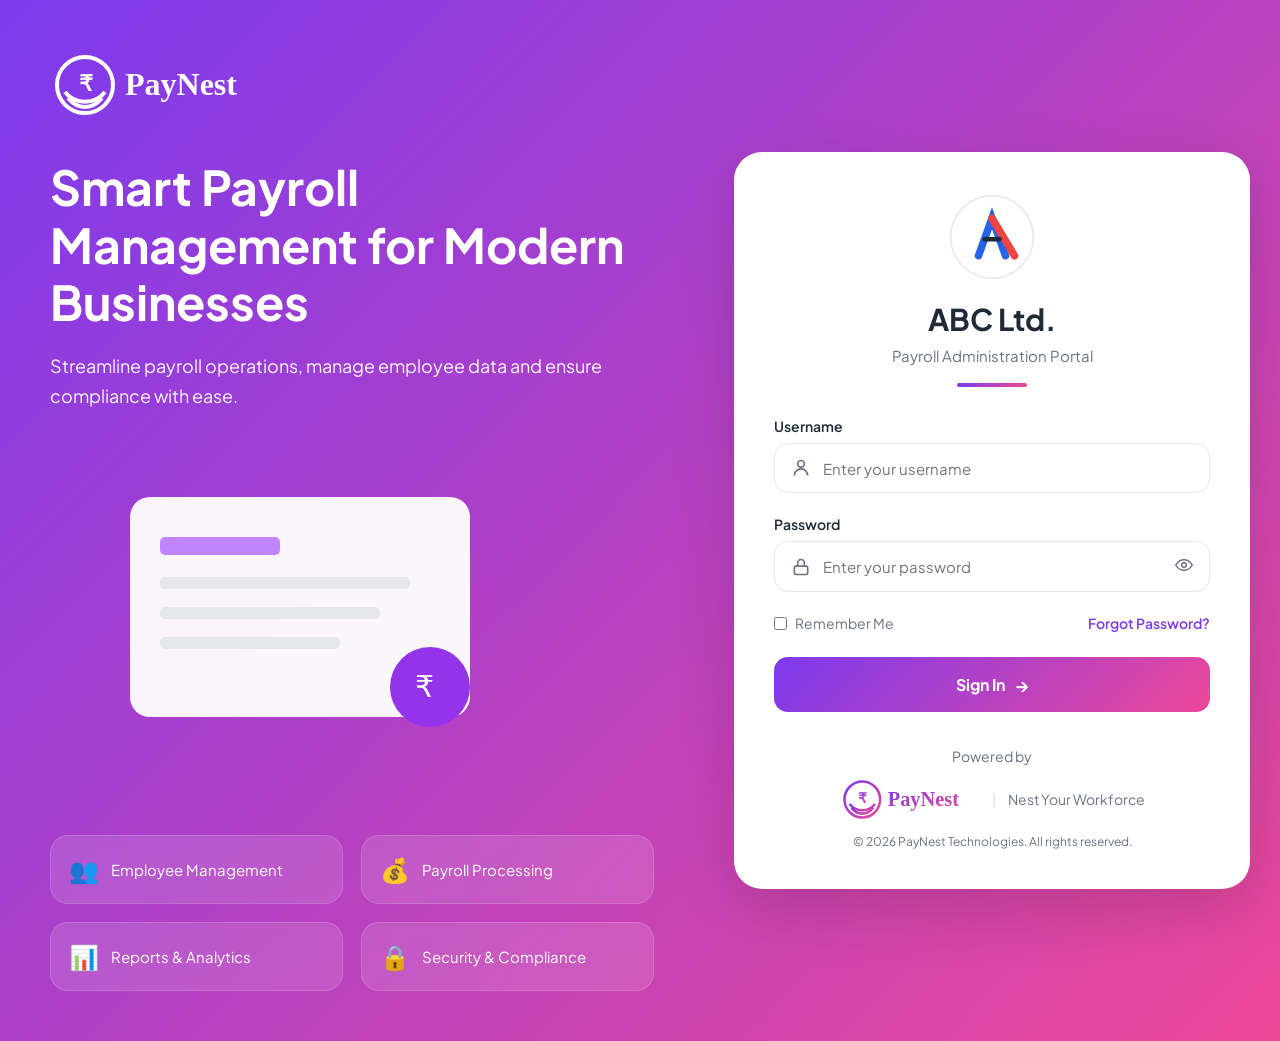
<file: index.html>
<!DOCTYPE html>
<html lang="en">

<head>
    <meta charset="UTF-8">
    <meta name="viewport" content="width=device-width, initial-scale=1.0">
    <title>PayNest | Login</title>
    <link rel="icon" type="image/svg+xml" href="assets/logos/paynest-favicon.svg" />
    <link rel="stylesheet" href="style.css">
</head>

<body class="login-body">

    <div class="main-container">

        <!-- LEFT PANEL -->

        <div class="left-panel">

            <div class="left-content">

                <img
                    src="assets/logos/paynest-logo-white.svg"
                    alt="PayNest"
                    class="paynest-logo-large">

                <h1>
                    Smart Payroll Management
                    for Modern Businesses
                </h1>

                <p class="hero-text">
                    Streamline payroll operations,
                    manage employee data and
                    ensure compliance with ease.
                </p>

                <img
                    src="assets/illustrations/payroll-illustration.svg"
                    alt="Payroll Illustration"
                    class="illustration">

                <div class="feature-grid">

                    <div class="feature-card">
                        <span>👥</span>
                        <p>Employee Management</p>
                    </div>

                    <div class="feature-card">
                        <span>💰</span>
                        <p>Payroll Processing</p>
                    </div>

                    <div class="feature-card">
                        <span>📊</span>
                        <p>Reports & Analytics</p>
                    </div>

                    <div class="feature-card">
                        <span>🔒</span>
                        <p>Security & Compliance</p>
                    </div>

                </div>

            </div>

        </div>

        <!-- RIGHT PANEL -->

        <div class="right-panel">

            <div class="login-card">

                <div class="company-section">

                    <img
                        src="assets/logos/abc-logo.svg"
                        alt="ABC Ltd"
                        class="company-logo">

                    <h2>ABC Ltd.</h2>

                    <p class="portal-title">
                        Payroll Administration Portal
                    </p>

                    <div class="title-divider"></div>

                </div>

                <form id="loginForm">

                    <div class="input-group">

                        <label>Username</label>

                        <div class="input-wrapper">

                            <img
                                src="assets/icons/user.svg"
                                alt="User">

                            <input
                                type="text"
                                id="username"
                                placeholder="Enter your username">

                        </div>

                        <small
                            id="usernameError"
                            class="error">
                        </small>

                    </div>

                    <div class="input-group">

                        <label>Password</label>

                        <div class="input-wrapper">

                            <img
                                src="assets/icons/lock.svg"
                                alt="Lock">

                            <input
                                type="password"
                                id="password"
                                placeholder="Enter your password">

                            <button
                                type="button"
                                class="eye-button"
                                onclick="togglePassword()">

                                <img
                                    src="assets/icons/eye.svg"
                                    alt="Show Password">

                            </button>

                        </div>

                        <small
                            id="passwordError"
                            class="error">
                        </small>

                    </div>

                    <div class="login-options">

                        <label class="remember-me">

                            <input type="checkbox">

                            Remember Me

                        </label>

                        <a href="forgot-password.html">
                            Forgot Password?
                        </a>

                    </div>

                    <button
                        type="submit"
                        id="loginBtn"
                        class="sign-in-btn">

                        <span>Sign In</span>

                        <span class="arrow">
                            →
                        </span>

                    </button>

                </form>

                <div class="footer-branding">

                    <p class="powered-text">
                        Powered by
                    </p>

                    <div class="brand-row">

                        <img
                            src="assets/logos/paynest-logo.svg"
                            alt="PayNest"
                            class="footer-logo">

                        <span class="footer-divider">
                            |
                        </span>

                        <span class="footer-tagline">
                            Nest Your Workforce
                        </span>

                    </div>

                    <p class="copyright">

                        © 2026 PayNest Technologies.
                        All rights reserved.

                    </p>

                </div>

            </div>

        </div>

    </div>

    <script src="app.js"></script>

</body>

</html>
</file>
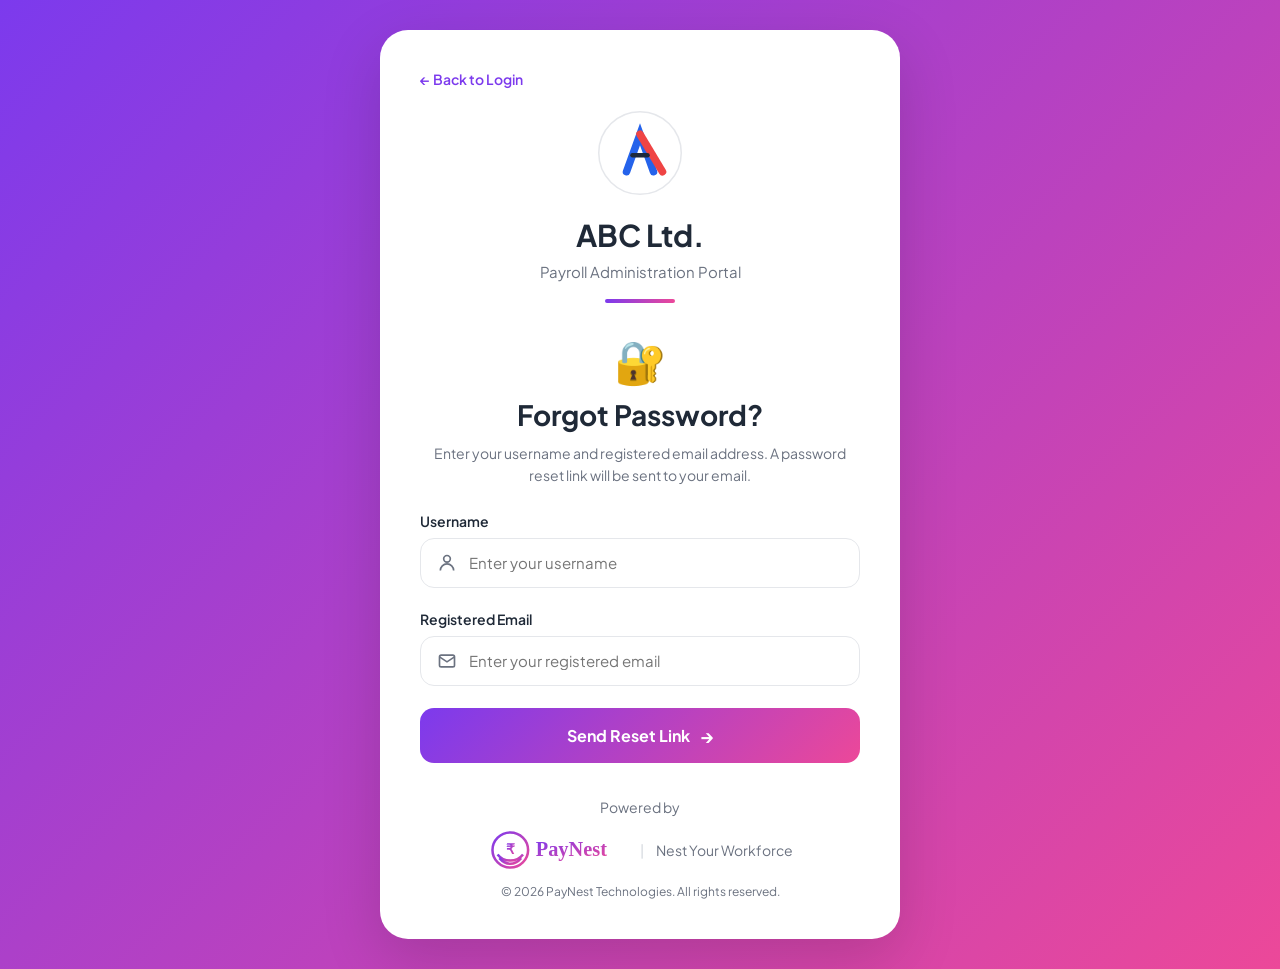
<file: forgot-password.html>
<!DOCTYPE html>
<html lang="en">

<head>
    <meta charset="UTF-8">
    <meta name="viewport" content="width=device-width, initial-scale=1.0">
    <title>PayNest | Forgot Password</title>
    <link rel="stylesheet" href="style.css">
</head>

<body class="login-body">

    <div class="forgot-page">

        <div class="forgot-card">

            <a href="index.html" class="back-link">
                ← Back to Login
            </a>

            <div class="company-section">

                <img
                    src="assets/logos/abc-logo.svg"
                    alt="ABC Ltd"
                    class="company-logo">

                <h2>ABC Ltd.</h2>

                <p class="portal-title">
                    Payroll Administration Portal
                </p>

                <div class="title-divider"></div>

            </div>

            <div class="forgot-header">

                <div class="lock-icon-large">
                    🔐
                </div>

                <h3>
                    Forgot Password?
                </h3>

                <p class="forgot-description">
                    Enter your username and registered email address.
                    A password reset link will be sent to your email.
                </p>

            </div>

            <div class="input-group">

                <label>Username</label>

                <div class="input-wrapper">

                    <img
                        src="assets/icons/user.svg"
                        alt="User">

                    <input
                        type="text"
                        id="forgotUsername"
                        placeholder="Enter your username">

                </div>

            </div>

            <div class="input-group">

                <label>Registered Email</label>

                <div class="input-wrapper">

                    <img
                        src="assets/icons/mail.svg"
                        alt="Mail">

                    <input
                        type="email"
                        id="forgotEmail"
                        placeholder="Enter your registered email">

                </div>

            </div>

            <button
                type="button"
                class="sign-in-btn"
                onclick="sendResetLink()">

                <span>Send Reset Link</span>

                <span class="arrow">
                    →
                </span>

            </button>

            <div class="footer-branding">

                <p class="powered-text">
                    Powered by
                </p>

                <div class="brand-row">

                    <img
                        src="assets/logos/paynest-logo.svg"
                        alt="PayNest"
                        class="footer-logo">

                    <span class="footer-divider">
                        |
                    </span>

                    <span class="footer-tagline">
                        Nest Your Workforce
                    </span>

                </div>

                <p class="copyright">
                    © 2026 PayNest Technologies.
                    All rights reserved.
                </p>

            </div>

        </div>

    </div>

    <script src="app.js"></script>

</body>

</html>
</file>
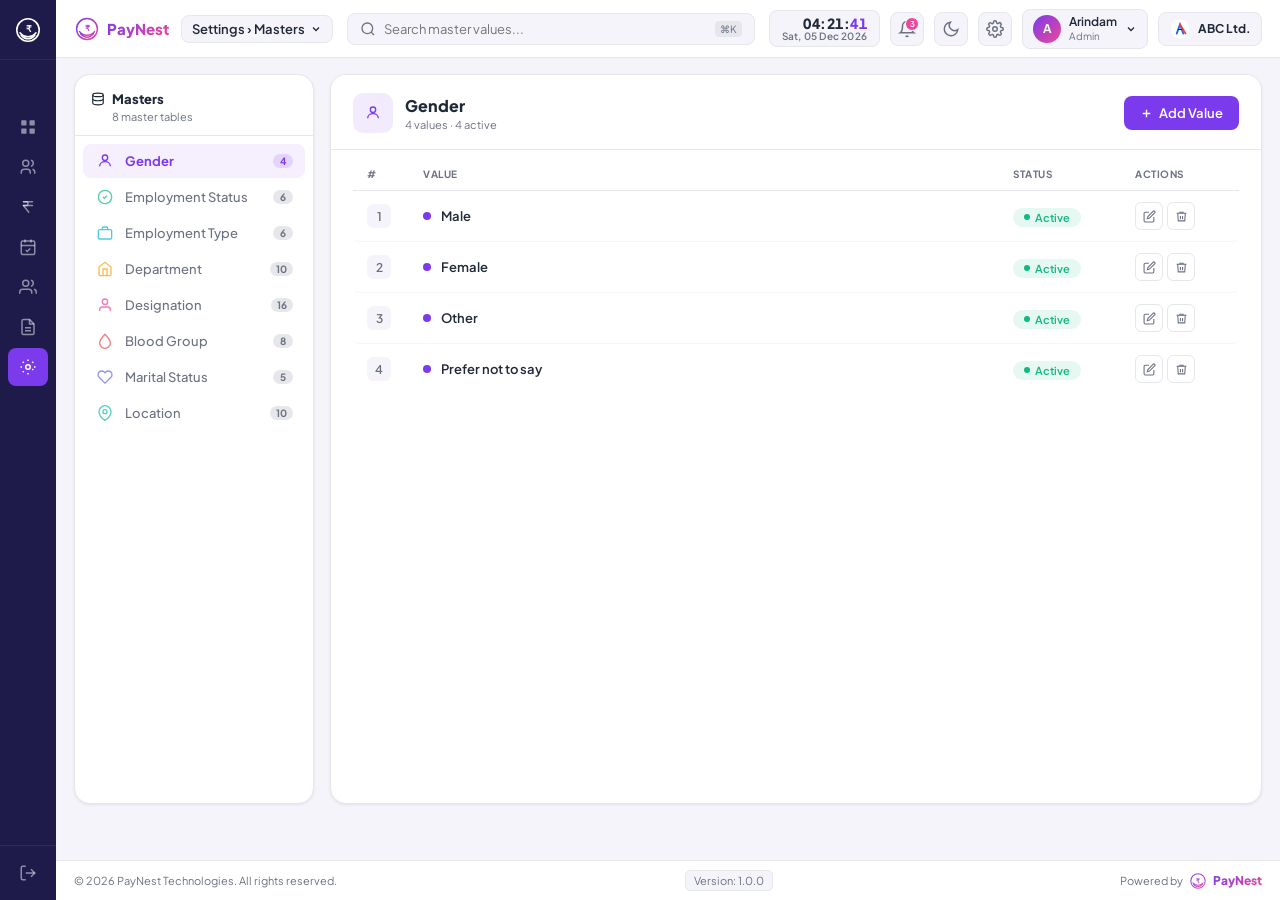
<file: masters.html>
<!DOCTYPE html>
<html lang="en">
<head>
  <meta charset="UTF-8" />
  <meta name="viewport" content="width=device-width, initial-scale=1.0" />
  <title>PayNest | Masters</title>
  <link rel="icon" type="image/svg+xml" href="assets/logos/paynest-favicon.svg" />
  <link rel="stylesheet" href="style.css" />
  <link rel="stylesheet" href="masters.css" />
</head>
<body>

<div class="app" id="app">

  <!-- ══════════ SIDEBAR ══════════ -->
  <aside class="sidebar" id="sidebar">
    <div class="sb-logo">
      <div class="sb-logo-icon">
        <img src="assets/logos/paynest-favicon-white.svg" alt="PayNest" class="sb-logo-img" />
      </div>
      <span class="sb-logo-text">PayNest</span>
    </div>
    <button class="sb-pin-btn" id="sbPinBtn" title="Keep open">
      <svg width="16" height="16" viewBox="0 0 24 24" fill="none" stroke="currentColor" stroke-width="2"><path d="M12 2v10M12 12l4 4M12 12l-4 4M3 21h18"/></svg>
      <span>Keep Open</span>
    </button>
    <nav class="sb-nav">
      <a class="sb-item" href="dashboard.html" data-label="Dashboard">
        <span class="sb-icon"><svg width="18" height="18" viewBox="0 0 24 24" fill="currentColor"><rect x="3" y="3" width="7" height="7" rx="1"/><rect x="14" y="3" width="7" height="7" rx="1"/><rect x="3" y="14" width="7" height="7" rx="1"/><rect x="14" y="14" width="7" height="7" rx="1"/></svg></span>
        <span class="sb-label">Dashboard</span>
      </a>
      <a class="sb-item" href="employees.html" data-label="Employees">
        <span class="sb-icon"><svg width="18" height="18" viewBox="0 0 24 24" fill="none" stroke="currentColor" stroke-width="2"><circle cx="9" cy="7" r="4"/><path d="M3 21v-2a4 4 0 0 1 4-4h4a4 4 0 0 1 4 4v2"/><path d="M16 3.13a4 4 0 0 1 0 7.75"/><path d="M21 21v-2a4 4 0 0 0-3-3.87"/></svg></span>
        <span class="sb-label">Employees</span>
      </a>
      <a class="sb-item" href="#" data-label="Payroll">
        <span class="sb-icon"><svg width="18" height="18" viewBox="0 0 24 24" fill="none" stroke="currentColor" stroke-width="2" stroke-linecap="round" stroke-linejoin="round"><line x1="6" y1="5" x2="18" y2="5"/><line x1="6" y1="10" x2="18" y2="10"/><path d="M6 10l7 9"/><path d="M6 5h5a4 4 0 0 1 0 5H6"/></svg></span>
        <span class="sb-label">Payroll</span>
      </a>
      <a class="sb-item" href="#" data-label="Attendance">
        <span class="sb-icon"><svg width="18" height="18" viewBox="0 0 24 24" fill="none" stroke="currentColor" stroke-width="2"><rect x="3" y="4" width="18" height="18" rx="2"/><path d="M16 2v4M8 2v4M3 10h18"/><path d="M9 16l2 2 4-4"/></svg></span>
        <span class="sb-label">Attendance</span>
      </a>
      <a class="sb-item" href="#" data-label="Leave">
        <span class="sb-icon"><svg width="18" height="18" viewBox="0 0 24 24" fill="none" stroke="currentColor" stroke-width="2"><path d="M17 21v-2a4 4 0 0 0-4-4H5a4 4 0 0 0-4 4v2"/><circle cx="9" cy="7" r="4"/><path d="M23 21v-2a4 4 0 0 0-3-3.87M16 3.13a4 4 0 0 1 0 7.75"/></svg></span>
        <span class="sb-label">Leave</span>
      </a>
      <a class="sb-item" href="#" data-label="Reports">
        <span class="sb-icon"><svg width="18" height="18" viewBox="0 0 24 24" fill="none" stroke="currentColor" stroke-width="2"><path d="M14 2H6a2 2 0 0 0-2 2v16a2 2 0 0 0 2 2h12a2 2 0 0 0 2-2V8z"/><polyline points="14 2 14 8 20 8"/><line x1="16" y1="13" x2="8" y2="13"/><line x1="16" y1="17" x2="8" y2="17"/></svg></span>
        <span class="sb-label">Reports</span>
      </a>
      <a class="sb-item active" href="settings.html" data-label="Settings">
        <span class="sb-icon"><svg width="18" height="18" viewBox="0 0 24 24" fill="none" stroke="currentColor" stroke-width="2"><circle cx="12" cy="12" r="3"/><path d="M19.07 4.93l-1.41 1.41M4.93 4.93l1.41 1.41M12 2v2m0 18v-2m7.07-3.93l-1.41-1.41M4.93 19.07l1.41-1.41M2 12h2m18 0h-2"/></svg></span>
        <span class="sb-label">Settings</span>
      </a>
    </nav>
    <div class="sb-footer">
      <button class="sb-item sb-logout" onclick="logout()">
        <span class="sb-icon"><svg width="18" height="18" viewBox="0 0 24 24" fill="none" stroke="currentColor" stroke-width="2"><path d="M9 21H5a2 2 0 0 1-2-2V5a2 2 0 0 1 2-2h4"/><polyline points="16 17 21 12 16 7"/><line x1="21" y1="12" x2="9" y2="12"/></svg></span>
        <span class="sb-label">Logout</span>
      </button>
    </div>
    <div class="sb-tooltip" id="sbTooltip"></div>
  </aside>

  <!-- ══════════ MAIN ══════════ -->
  <div class="main-wrap" id="mainWrap">

    <!-- TOPBAR -->
    <header class="topbar">
      <div class="topbar-left">
        <div class="topbar-brand">
          <img src="assets/logos/paynest-favicon.svg" alt="PayNest" class="topbar-brand-img" />
          <span class="topbar-brand-name">PayNest</span>
        </div>
        <div class="topbar-breadcrumb">
          <span class="topbar-page-select" id="pageSelectBtn">
            Settings › Masters
            <svg width="12" height="12" viewBox="0 0 24 24" fill="none" stroke="currentColor" stroke-width="2.5"><polyline points="6 9 12 15 18 9"/></svg>
          </span>
          <div class="page-dropdown" id="pageDropdown">
            <a class="pd-item" href="dashboard.html">⊞ Dashboard</a>
            <a class="pd-item" href="employees.html">👥 Employees</a>
            <a class="pd-item" href="#">💰 Payroll</a>
            <a class="pd-item" href="#">📅 Attendance</a>
            <a class="pd-item" href="#">🌿 Leave</a>
            <a class="pd-item" href="#">📊 Reports</a>
            <a class="pd-item active" href="settings.html">⚙️ Settings</a>
          </div>
        </div>
      </div>

      <div class="topbar-search">
        <svg class="search-icon" width="16" height="16" viewBox="0 0 24 24" fill="none" stroke="currentColor" stroke-width="2"><circle cx="11" cy="11" r="8"/><line x1="21" y1="21" x2="16.65" y2="16.65"/></svg>
        <input type="text" placeholder="Search master values..." id="masterSearch" />
        <span class="search-kbd">⌘K</span>
      </div>

      <div class="topbar-right">
        <div class="tb-clock" id="tbClock">
          <div class="tb-clock-time" id="tbClockTime">00:00:00</div>
          <div class="tb-clock-date" id="tbClockDate">Mon, 01 Jan 2026</div>
        </div>
        <button class="tb-icon-btn notif-btn" id="notifBtn">
          <svg width="18" height="18" viewBox="0 0 24 24" fill="none" stroke="currentColor" stroke-width="2"><path d="M18 8A6 6 0 0 0 6 8c0 7-3 9-3 9h18s-3-2-3-9"/><path d="M13.73 21a2 2 0 0 1-3.46 0"/></svg>
          <span class="notif-badge">3</span>
        </button>
        <button class="tb-icon-btn dark-mode-btn" id="darkModeBtn" title="Toggle dark mode">
          <svg class="icon-sun" width="18" height="18" viewBox="0 0 24 24" fill="none" stroke="currentColor" stroke-width="2"><circle cx="12" cy="12" r="5"/><line x1="12" y1="1" x2="12" y2="3"/><line x1="12" y1="21" x2="12" y2="23"/><line x1="4.22" y1="4.22" x2="5.64" y2="5.64"/><line x1="18.36" y1="18.36" x2="19.78" y2="19.78"/><line x1="1" y1="12" x2="3" y2="12"/><line x1="21" y1="12" x2="23" y2="12"/><line x1="4.22" y1="19.78" x2="5.64" y2="18.36"/><line x1="18.36" y1="5.64" x2="19.78" y2="4.22"/></svg>
          <svg class="icon-moon" width="18" height="18" viewBox="0 0 24 24" fill="none" stroke="currentColor" stroke-width="2"><path d="M21 12.79A9 9 0 1 1 11.21 3 7 7 0 0 0 21 12.79z"/></svg>
        </button>
        <a href="settings.html" class="tb-icon-btn" id="settingsBtn" title="Settings">
          <svg width="18" height="18" viewBox="0 0 24 24" fill="none" stroke="currentColor" stroke-width="2"><circle cx="12" cy="12" r="3"/><path d="M19.4 15a1.65 1.65 0 0 0 .33 1.82l.06.06a2 2 0 0 1-2.83 2.83l-.06-.06a1.65 1.65 0 0 0-1.82-.33 1.65 1.65 0 0 0-1 1.51V21a2 2 0 0 1-4 0v-.09A1.65 1.65 0 0 0 9 19.4a1.65 1.65 0 0 0-1.82.33l-.06.06a2 2 0 0 1-2.83-2.83l.06-.06A1.65 1.65 0 0 0 4.68 15a1.65 1.65 0 0 0-1.51-1H3a2 2 0 0 1 0-4h.09A1.65 1.65 0 0 0 4.6 9a1.65 1.65 0 0 0-.33-1.82l-.06-.06a2 2 0 0 1 2.83-2.83l.06.06A1.65 1.65 0 0 0 9 4.68a1.65 1.65 0 0 0 1-1.51V3a2 2 0 0 1 4 0v.09a1.65 1.65 0 0 0 1 1.51 1.65 1.65 0 0 0 1.82-.33l.06-.06a2 2 0 0 1 2.83 2.83l-.06.06A1.65 1.65 0 0 0 19.4 9a1.65 1.65 0 0 0 1.51 1H21a2 2 0 0 1 0 4h-.09a1.65 1.65 0 0 0-1.51 1z"/></svg>
        </a>
        <div class="tb-user" id="userDropdownBtn">
          <div class="tb-avatar" id="tbAvatar">A</div>
          <div class="tb-user-info">
            <span class="tb-name" id="tbName">Arindam</span>
            <span class="tb-role">Admin</span>
          </div>
          <svg width="12" height="12" viewBox="0 0 24 24" fill="none" stroke="currentColor" stroke-width="2.5"><polyline points="6 9 12 15 18 9"/></svg>
          <div class="user-dropdown" id="userDropdown">
            <div class="ud-header">
              <div class="ud-avatar" id="udAvatar">A</div>
              <div>
                <div class="ud-name" id="udName">Arindam</div>
                <div class="ud-email">admin@abcltd.com</div>
              </div>
            </div>
            <div class="ud-divider"></div>
            <label class="ud-item ud-photo-upload">
              <svg width="14" height="14" viewBox="0 0 24 24" fill="none" stroke="currentColor" stroke-width="2"><rect x="3" y="3" width="18" height="18" rx="2"/><circle cx="8.5" cy="8.5" r="1.5"/><polyline points="21 15 16 10 5 21"/></svg>
              Upload Photo
              <input type="file" accept="image/*" id="photoUpload" style="display:none" />
            </label>
            <a class="ud-item" href="#">
              <svg width="14" height="14" viewBox="0 0 24 24" fill="none" stroke="currentColor" stroke-width="2"><path d="M20 21v-2a4 4 0 0 0-4-4H8a4 4 0 0 0-4 4v2"/><circle cx="12" cy="7" r="4"/></svg>
              My Profile
            </a>
            <a class="ud-item" href="#">
              <svg width="14" height="14" viewBox="0 0 24 24" fill="none" stroke="currentColor" stroke-width="2"><rect x="3" y="11" width="18" height="11" rx="2"/><path d="M7 11V7a5 5 0 0 1 10 0v4"/></svg>
              Change Password
            </a>
            <div class="ud-divider"></div>
            <button class="ud-item ud-logout" onclick="logout()">
              <svg width="14" height="14" viewBox="0 0 24 24" fill="none" stroke="currentColor" stroke-width="2"><path d="M9 21H5a2 2 0 0 1-2-2V5a2 2 0 0 1 2-2h4"/><polyline points="16 17 21 12 16 7"/><line x1="21" y1="12" x2="9" y2="12"/></svg>
              Logout
            </button>
          </div>
        </div>
        <div class="tb-client">
          <img src="assets/logos/abc-logo.svg" alt="ABC Ltd" class="tb-client-logo" />
          <span class="tb-client-name">ABC Ltd.</span>
        </div>
      </div>
    </header>

    <!-- PAGE BODY -->
    <div class="page-body" id="pageBody">

      <div class="masters-layout">

        <!-- LEFT: Tab Nav -->
        <aside class="masters-sidebar">
          <div class="masters-sidebar-header">
            <div class="masters-sidebar-title">
              <svg width="14" height="14" viewBox="0 0 24 24" fill="none" stroke="currentColor" stroke-width="2"><ellipse cx="12" cy="5" rx="9" ry="3"/><path d="M21 12c0 1.66-4 3-9 3s-9-1.34-9-3"/><path d="M3 5v14c0 1.66 4 3 9 3s9-1.34 9-3V5"/></svg>
              Masters
            </div>
            <div class="masters-sidebar-sub">8 master tables</div>
          </div>
          <nav id="masterTabNav" class="master-tab-nav"></nav>
        </aside>

        <!-- RIGHT: Panel -->
        <div class="masters-panel-wrap">
          <div id="masterPanel"></div>
        </div>

      </div>

    </div><!-- /page-body -->

    <footer class="app-footer">
      <span class="footer-copy">© 2026 PayNest Technologies. All rights reserved.</span>
      <span class="footer-ver">Version: 1.0.0</span>
      <div class="footer-brand">
        Powered by
        <img src="assets/logos/paynest-favicon.svg" alt="PayNest" class="footer-logo-img" />
        <span class="footer-brand-name">PayNest</span>
      </div>
    </footer>

  </div><!-- /main-wrap -->
</div><!-- /app -->

<!-- ══════════ ADD / EDIT MODAL ══════════ -->
<div class="master-modal-overlay" id="masterModal" onclick="closeMasterModal()" style="display:none;">
  <div class="master-modal-box" onclick="event.stopPropagation()">
    <div class="master-modal-header">
      <span class="master-modal-title" id="masterModalTitle">Add Value</span>
      <button class="master-modal-close" onclick="closeMasterModal()">
        <svg width="14" height="14" viewBox="0 0 24 24" fill="none" stroke="currentColor" stroke-width="2.5"><line x1="18" y1="6" x2="6" y2="18"/><line x1="6" y1="6" x2="18" y2="18"/></svg>
      </button>
    </div>
    <div class="master-modal-body">
      <p class="master-modal-hint" id="masterModalHint">Enter a value</p>
      <input type="text" id="masterModalInput" class="master-modal-input" placeholder="Enter value..." />
      <div class="master-modal-err" id="masterModalErr"></div>
    </div>
    <div class="master-modal-footer">
      <button class="master-btn master-btn-cancel" onclick="closeMasterModal()">
        <svg width="14" height="14" viewBox="0 0 24 24" fill="none" stroke="currentColor" stroke-width="2.5"><line x1="18" y1="6" x2="6" y2="18"/><line x1="6" y1="6" x2="18" y2="18"/></svg>
        Cancel
      </button>
      <button class="master-btn master-btn-save" onclick="saveMasterModal()">
        <svg width="14" height="14" viewBox="0 0 24 24" fill="none" stroke="currentColor" stroke-width="2.5"><polyline points="20 6 9 17 4 12"/></svg>
        Save
      </button>
    </div>
  </div>
</div>

<!-- ══════════ DELETE MODAL ══════════ -->
<div class="master-modal-overlay" id="masterDeleteModal" onclick="closeMasterDeleteModal()" style="display:none;">
  <div class="master-modal-box" onclick="event.stopPropagation()" style="max-width:360px;text-align:center;">
    <div style="width:52px;height:52px;border-radius:50%;background:rgba(239,68,68,.1);display:flex;align-items:center;justify-content:center;margin:0 auto 14px;">
      <svg width="24" height="24" viewBox="0 0 24 24" fill="none" stroke="#EF4444" stroke-width="2"><polyline points="3 6 5 6 21 6"/><path d="M19 6l-1 14H6L5 6"/><path d="M10 11v6M14 11v6"/><path d="M9 6V4h6v2"/></svg>
    </div>
    <div style="font-size:17px;font-weight:800;color:var(--text);margin-bottom:8px;">Delete Value?</div>
    <div style="font-size:13px;color:var(--muted);margin-bottom:20px;">This will permanently remove <strong id="masterDeleteName"></strong> from the master list.</div>
    <div style="display:flex;gap:10px;justify-content:center;">
      <button class="master-btn master-btn-cancel" onclick="closeMasterDeleteModal()">
        <svg width="14" height="14" viewBox="0 0 24 24" fill="none" stroke="currentColor" stroke-width="2.5"><line x1="18" y1="6" x2="6" y2="18"/><line x1="6" y1="6" x2="18" y2="18"/></svg>
        Cancel
      </button>
      <button class="master-btn master-btn-delete" onclick="confirmMasterDelete()">
        <svg width="14" height="14" viewBox="0 0 24 24" fill="none" stroke="currentColor" stroke-width="2"><polyline points="3 6 5 6 21 6"/><path d="M19 6l-1 14H6L5 6"/><path d="M10 11v6M14 11v6"/><path d="M9 6V4h6v2"/></svg>
        Yes, Delete
      </button>
    </div>
  </div>
</div>

<script src="masters.js"></script>
</body>
</html>
</file>
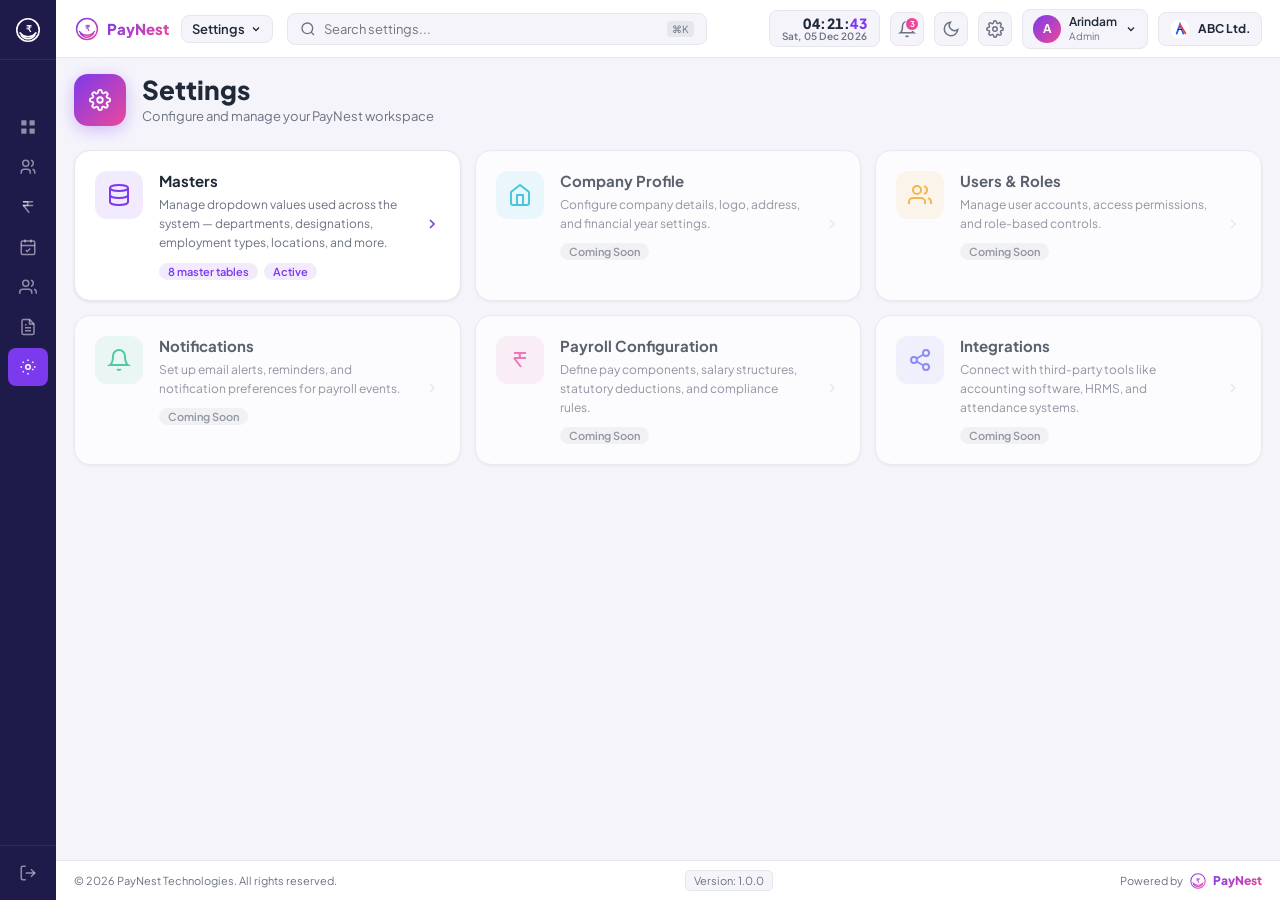
<file: settings.html>
<!DOCTYPE html>
<html lang="en">
<head>
  <meta charset="UTF-8" />
  <meta name="viewport" content="width=device-width, initial-scale=1.0" />
  <title>PayNest | Settings</title>
  <link rel="icon" type="image/svg+xml" href="assets/logos/paynest-favicon.svg" />
  <link rel="stylesheet" href="style.css" />
  <link rel="stylesheet" href="settings.css" />
</head>
<body>

<div class="app" id="app">

  <!-- ══════════════════════════════ SIDEBAR ══════════════════════════════ -->
  <aside class="sidebar" id="sidebar">
    <div class="sb-logo">
      <div class="sb-logo-icon">
        <img src="assets/logos/paynest-favicon-white.svg" alt="PayNest" class="sb-logo-img" />
      </div>
      <span class="sb-logo-text">PayNest</span>
    </div>
    <button class="sb-pin-btn" id="sbPinBtn" title="Keep open">
      <svg width="16" height="16" viewBox="0 0 24 24" fill="none" stroke="currentColor" stroke-width="2"><path d="M12 2v10M12 12l4 4M12 12l-4 4M3 21h18"/></svg>
      <span>Keep Open</span>
    </button>
    <nav class="sb-nav">
      <a class="sb-item" href="dashboard.html" data-label="Dashboard">
        <span class="sb-icon"><svg width="18" height="18" viewBox="0 0 24 24" fill="currentColor"><rect x="3" y="3" width="7" height="7" rx="1"/><rect x="14" y="3" width="7" height="7" rx="1"/><rect x="3" y="14" width="7" height="7" rx="1"/><rect x="14" y="14" width="7" height="7" rx="1"/></svg></span>
        <span class="sb-label">Dashboard</span>
      </a>
      <a class="sb-item" href="employees.html" data-label="Employees">
        <span class="sb-icon"><svg width="18" height="18" viewBox="0 0 24 24" fill="none" stroke="currentColor" stroke-width="2"><circle cx="9" cy="7" r="4"/><path d="M3 21v-2a4 4 0 0 1 4-4h4a4 4 0 0 1 4 4v2"/><path d="M16 3.13a4 4 0 0 1 0 7.75"/><path d="M21 21v-2a4 4 0 0 0-3-3.87"/></svg></span>
        <span class="sb-label">Employees</span>
      </a>
      <a class="sb-item" href="#" data-label="Payroll">
        <span class="sb-icon"><svg width="18" height="18" viewBox="0 0 24 24" fill="none" stroke="currentColor" stroke-width="2" stroke-linecap="round" stroke-linejoin="round"><line x1="6" y1="5" x2="18" y2="5"/><line x1="6" y1="10" x2="18" y2="10"/><path d="M6 10l7 9"/><path d="M6 5h5a4 4 0 0 1 0 5H6"/></svg></span>
        <span class="sb-label">Payroll</span>
      </a>
      <a class="sb-item" href="#" data-label="Attendance">
        <span class="sb-icon"><svg width="18" height="18" viewBox="0 0 24 24" fill="none" stroke="currentColor" stroke-width="2"><rect x="3" y="4" width="18" height="18" rx="2"/><path d="M16 2v4M8 2v4M3 10h18"/><path d="M9 16l2 2 4-4"/></svg></span>
        <span class="sb-label">Attendance</span>
      </a>
      <a class="sb-item" href="#" data-label="Leave">
        <span class="sb-icon"><svg width="18" height="18" viewBox="0 0 24 24" fill="none" stroke="currentColor" stroke-width="2"><path d="M17 21v-2a4 4 0 0 0-4-4H5a4 4 0 0 0-4 4v2"/><circle cx="9" cy="7" r="4"/><path d="M23 21v-2a4 4 0 0 0-3-3.87M16 3.13a4 4 0 0 1 0 7.75"/></svg></span>
        <span class="sb-label">Leave</span>
      </a>
      <a class="sb-item" href="#" data-label="Reports">
        <span class="sb-icon"><svg width="18" height="18" viewBox="0 0 24 24" fill="none" stroke="currentColor" stroke-width="2"><path d="M14 2H6a2 2 0 0 0-2 2v16a2 2 0 0 0 2 2h12a2 2 0 0 0 2-2V8z"/><polyline points="14 2 14 8 20 8"/><line x1="16" y1="13" x2="8" y2="13"/><line x1="16" y1="17" x2="8" y2="17"/><polyline points="10 9 9 9 8 9"/></svg></span>
        <span class="sb-label">Reports</span>
      </a>
      <a class="sb-item active" href="settings.html" data-label="Settings">
        <span class="sb-icon"><svg width="18" height="18" viewBox="0 0 24 24" fill="none" stroke="currentColor" stroke-width="2"><circle cx="12" cy="12" r="3"/><path d="M19.07 4.93l-1.41 1.41M4.93 4.93l1.41 1.41M12 2v2m0 18v-2m7.07-3.93l-1.41-1.41M4.93 19.07l1.41-1.41M2 12h2m18 0h-2"/></svg></span>
        <span class="sb-label">Settings</span>
      </a>
    </nav>
    <div class="sb-footer">
      <button class="sb-item sb-logout" onclick="logout()">
        <span class="sb-icon"><svg width="18" height="18" viewBox="0 0 24 24" fill="none" stroke="currentColor" stroke-width="2"><path d="M9 21H5a2 2 0 0 1-2-2V5a2 2 0 0 1 2-2h4"/><polyline points="16 17 21 12 16 7"/><line x1="21" y1="12" x2="9" y2="12"/></svg></span>
        <span class="sb-label">Logout</span>
      </button>
    </div>
    <div class="sb-tooltip" id="sbTooltip"></div>
  </aside>

  <!-- ══════════════════════════════ MAIN ══════════════════════════════ -->
  <div class="main-wrap" id="mainWrap">

    <!-- TOPBAR -->
    <header class="topbar">
      <div class="topbar-left">
        <div class="topbar-brand">
          <img src="assets/logos/paynest-favicon.svg" alt="PayNest" class="topbar-brand-img" />
          <span class="topbar-brand-name">PayNest</span>
        </div>
        <div class="topbar-breadcrumb">
          <span class="topbar-page-select" id="pageSelectBtn">
            Settings
            <svg width="12" height="12" viewBox="0 0 24 24" fill="none" stroke="currentColor" stroke-width="2.5"><polyline points="6 9 12 15 18 9"/></svg>
          </span>
          <div class="page-dropdown" id="pageDropdown">
            <a class="pd-item" href="dashboard.html">⊞ Dashboard</a>
            <a class="pd-item" href="employees.html">👥 Employees</a>
            <a class="pd-item" href="#">💰 Payroll</a>
            <a class="pd-item" href="#">📅 Attendance</a>
            <a class="pd-item" href="#">🌿 Leave</a>
            <a class="pd-item" href="#">📊 Reports</a>
            <a class="pd-item active" href="settings.html">⚙️ Settings</a>
          </div>
        </div>
      </div>

      <div class="topbar-search">
        <svg class="search-icon" width="16" height="16" viewBox="0 0 24 24" fill="none" stroke="currentColor" stroke-width="2"><circle cx="11" cy="11" r="8"/><line x1="21" y1="21" x2="16.65" y2="16.65"/></svg>
        <input type="text" placeholder="Search settings..." id="settingsSearch" />
        <span class="search-kbd">⌘K</span>
      </div>

      <div class="topbar-right">
        <div class="tb-clock" id="tbClock">
          <div class="tb-clock-time" id="tbClockTime">00:00:00</div>
          <div class="tb-clock-date" id="tbClockDate">Mon, 01 Jan 2026</div>
        </div>
        <button class="tb-icon-btn notif-btn" id="notifBtn">
          <svg width="18" height="18" viewBox="0 0 24 24" fill="none" stroke="currentColor" stroke-width="2"><path d="M18 8A6 6 0 0 0 6 8c0 7-3 9-3 9h18s-3-2-3-9"/><path d="M13.73 21a2 2 0 0 1-3.46 0"/></svg>
          <span class="notif-badge">3</span>
        </button>
        <button class="tb-icon-btn dark-mode-btn" id="darkModeBtn" title="Toggle dark mode">
          <svg class="icon-sun" width="18" height="18" viewBox="0 0 24 24" fill="none" stroke="currentColor" stroke-width="2"><circle cx="12" cy="12" r="5"/><line x1="12" y1="1" x2="12" y2="3"/><line x1="12" y1="21" x2="12" y2="23"/><line x1="4.22" y1="4.22" x2="5.64" y2="5.64"/><line x1="18.36" y1="18.36" x2="19.78" y2="19.78"/><line x1="1" y1="12" x2="3" y2="12"/><line x1="21" y1="12" x2="23" y2="12"/><line x1="4.22" y1="19.78" x2="5.64" y2="18.36"/><line x1="18.36" y1="5.64" x2="19.78" y2="4.22"/></svg>
          <svg class="icon-moon" width="18" height="18" viewBox="0 0 24 24" fill="none" stroke="currentColor" stroke-width="2"><path d="M21 12.79A9 9 0 1 1 11.21 3 7 7 0 0 0 21 12.79z"/></svg>
        </button>
        <a href="settings.html" class="tb-icon-btn" id="settingsBtn" title="Settings">
          <svg width="18" height="18" viewBox="0 0 24 24" fill="none" stroke="currentColor" stroke-width="2"><circle cx="12" cy="12" r="3"/><path d="M19.4 15a1.65 1.65 0 0 0 .33 1.82l.06.06a2 2 0 0 1-2.83 2.83l-.06-.06a1.65 1.65 0 0 0-1.82-.33 1.65 1.65 0 0 0-1 1.51V21a2 2 0 0 1-4 0v-.09A1.65 1.65 0 0 0 9 19.4a1.65 1.65 0 0 0-1.82.33l-.06.06a2 2 0 0 1-2.83-2.83l.06-.06A1.65 1.65 0 0 0 4.68 15a1.65 1.65 0 0 0-1.51-1H3a2 2 0 0 1 0-4h.09A1.65 1.65 0 0 0 4.6 9a1.65 1.65 0 0 0-.33-1.82l-.06-.06a2 2 0 0 1 2.83-2.83l.06.06A1.65 1.65 0 0 0 9 4.68a1.65 1.65 0 0 0 1-1.51V3a2 2 0 0 1 4 0v.09a1.65 1.65 0 0 0 1 1.51 1.65 1.65 0 0 0 1.82-.33l.06-.06a2 2 0 0 1 2.83 2.83l-.06.06A1.65 1.65 0 0 0 19.4 9a1.65 1.65 0 0 0 1.51 1H21a2 2 0 0 1 0 4h-.09a1.65 1.65 0 0 0-1.51 1z"/></svg>
        </a>
        <div class="tb-user" id="userDropdownBtn">
          <div class="tb-avatar" id="tbAvatar">A</div>
          <div class="tb-user-info">
            <span class="tb-name" id="tbName">Arindam</span>
            <span class="tb-role">Admin</span>
          </div>
          <svg width="12" height="12" viewBox="0 0 24 24" fill="none" stroke="currentColor" stroke-width="2.5"><polyline points="6 9 12 15 18 9"/></svg>
          <div class="user-dropdown" id="userDropdown">
            <div class="ud-header">
              <div class="ud-avatar" id="udAvatar">A</div>
              <div>
                <div class="ud-name" id="udName">Arindam</div>
                <div class="ud-email">admin@abcltd.com</div>
              </div>
            </div>
            <div class="ud-divider"></div>
            <label class="ud-item ud-photo-upload">
              <svg width="14" height="14" viewBox="0 0 24 24" fill="none" stroke="currentColor" stroke-width="2"><rect x="3" y="3" width="18" height="18" rx="2"/><circle cx="8.5" cy="8.5" r="1.5"/><polyline points="21 15 16 10 5 21"/></svg>
              Upload Photo
              <input type="file" accept="image/*" id="photoUpload" style="display:none" />
            </label>
            <a class="ud-item" href="#">
              <svg width="14" height="14" viewBox="0 0 24 24" fill="none" stroke="currentColor" stroke-width="2"><path d="M20 21v-2a4 4 0 0 0-4-4H8a4 4 0 0 0-4 4v2"/><circle cx="12" cy="7" r="4"/></svg>
              My Profile
            </a>
            <a class="ud-item" href="#">
              <svg width="14" height="14" viewBox="0 0 24 24" fill="none" stroke="currentColor" stroke-width="2"><rect x="3" y="11" width="18" height="11" rx="2"/><path d="M7 11V7a5 5 0 0 1 10 0v4"/></svg>
              Change Password
            </a>
            <div class="ud-divider"></div>
            <button class="ud-item ud-logout" onclick="logout()">
              <svg width="14" height="14" viewBox="0 0 24 24" fill="none" stroke="currentColor" stroke-width="2"><path d="M9 21H5a2 2 0 0 1-2-2V5a2 2 0 0 1 2-2h4"/><polyline points="16 17 21 12 16 7"/><line x1="21" y1="12" x2="9" y2="12"/></svg>
              Logout
            </button>
          </div>
        </div>
        <div class="tb-client">
          <img src="assets/logos/abc-logo.svg" alt="ABC Ltd" class="tb-client-logo" />
          <span class="tb-client-name">ABC Ltd.</span>
        </div>
      </div>
    </header>

    <!-- PAGE BODY -->
    <div class="page-body" id="pageBody">

      <!-- Settings Header -->
      <div class="settings-page-header">
        <div class="settings-page-title-row">
          <div class="settings-page-icon">
            <svg width="22" height="22" viewBox="0 0 24 24" fill="none" stroke="currentColor" stroke-width="2"><circle cx="12" cy="12" r="3"/><path d="M19.4 15a1.65 1.65 0 0 0 .33 1.82l.06.06a2 2 0 0 1-2.83 2.83l-.06-.06a1.65 1.65 0 0 0-1.82-.33 1.65 1.65 0 0 0-1 1.51V21a2 2 0 0 1-4 0v-.09A1.65 1.65 0 0 0 9 19.4a1.65 1.65 0 0 0-1.82.33l-.06.06a2 2 0 0 1-2.83-2.83l.06-.06A1.65 1.65 0 0 0 4.68 15a1.65 1.65 0 0 0-1.51-1H3a2 2 0 0 1 0-4h.09A1.65 1.65 0 0 0 4.6 9a1.65 1.65 0 0 0-.33-1.82l-.06-.06a2 2 0 0 1 2.83-2.83l.06.06A1.65 1.65 0 0 0 9 4.68a1.65 1.65 0 0 0 1-1.51V3a2 2 0 0 1 4 0v.09a1.65 1.65 0 0 0 1 1.51 1.65 1.65 0 0 0 1.82-.33l.06-.06a2 2 0 0 1 2.83 2.83l-.06.06A1.65 1.65 0 0 0 19.4 9a1.65 1.65 0 0 0 1.51 1H21a2 2 0 0 1 0 4h-.09a1.65 1.65 0 0 0-1.51 1z"/></svg>
          </div>
          <div>
            <h1 class="settings-page-title">Settings</h1>
            <p class="settings-page-sub">Configure and manage your PayNest workspace</p>
          </div>
        </div>
      </div>

      <!-- Settings Categories Grid -->
      <div class="settings-categories-grid">

        <!-- Configuration / Masters card -->
        <a href="masters.html" class="settings-category-card settings-card-active">
          <div class="scc-icon-wrap" style="background:rgba(124,58,237,.1);color:#7C3AED;">
            <svg width="24" height="24" viewBox="0 0 24 24" fill="none" stroke="currentColor" stroke-width="2"><ellipse cx="12" cy="5" rx="9" ry="3"/><path d="M21 12c0 1.66-4 3-9 3s-9-1.34-9-3"/><path d="M3 5v14c0 1.66 4 3 9 3s9-1.34 9-3V5"/></svg>
          </div>
          <div class="scc-body">
            <div class="scc-title">Masters</div>
            <div class="scc-desc">Manage dropdown values used across the system — departments, designations, employment types, locations, and more.</div>
            <div class="scc-meta">
              <span class="scc-tag">8 master tables</span>
              <span class="scc-tag">Active</span>
            </div>
          </div>
          <div class="scc-arrow">
            <svg width="16" height="16" viewBox="0 0 24 24" fill="none" stroke="currentColor" stroke-width="2.5"><polyline points="9 18 15 12 9 6"/></svg>
          </div>
        </a>

        <!-- Placeholder: Company Profile (coming soon) -->
        <div class="settings-category-card settings-card-soon">
          <div class="scc-icon-wrap" style="background:rgba(6,182,212,.1);color:#06B6D4;">
            <svg width="24" height="24" viewBox="0 0 24 24" fill="none" stroke="currentColor" stroke-width="2"><path d="M3 9l9-7 9 7v11a2 2 0 0 1-2 2H5a2 2 0 0 1-2-2z"/><polyline points="9 22 9 12 15 12 15 22"/></svg>
          </div>
          <div class="scc-body">
            <div class="scc-title">Company Profile</div>
            <div class="scc-desc">Configure company details, logo, address, and financial year settings.</div>
            <div class="scc-meta">
              <span class="scc-tag scc-tag-soon">Coming Soon</span>
            </div>
          </div>
          <div class="scc-arrow scc-arrow-muted">
            <svg width="16" height="16" viewBox="0 0 24 24" fill="none" stroke="currentColor" stroke-width="2.5"><polyline points="9 18 15 12 9 6"/></svg>
          </div>
        </div>

        <!-- Placeholder: User & Roles (coming soon) -->
        <div class="settings-category-card settings-card-soon">
          <div class="scc-icon-wrap" style="background:rgba(245,158,11,.1);color:#F59E0B;">
            <svg width="24" height="24" viewBox="0 0 24 24" fill="none" stroke="currentColor" stroke-width="2"><path d="M17 21v-2a4 4 0 0 0-4-4H5a4 4 0 0 0-4 4v2"/><circle cx="9" cy="7" r="4"/><path d="M23 21v-2a4 4 0 0 0-3-3.87"/><path d="M16 3.13a4 4 0 0 1 0 7.75"/></svg>
          </div>
          <div class="scc-body">
            <div class="scc-title">Users &amp; Roles</div>
            <div class="scc-desc">Manage user accounts, access permissions, and role-based controls.</div>
            <div class="scc-meta">
              <span class="scc-tag scc-tag-soon">Coming Soon</span>
            </div>
          </div>
          <div class="scc-arrow scc-arrow-muted">
            <svg width="16" height="16" viewBox="0 0 24 24" fill="none" stroke="currentColor" stroke-width="2.5"><polyline points="9 18 15 12 9 6"/></svg>
          </div>
        </div>

        <!-- Placeholder: Notifications (coming soon) -->
        <div class="settings-category-card settings-card-soon">
          <div class="scc-icon-wrap" style="background:rgba(16,185,129,.1);color:#10B981;">
            <svg width="24" height="24" viewBox="0 0 24 24" fill="none" stroke="currentColor" stroke-width="2"><path d="M18 8A6 6 0 0 0 6 8c0 7-3 9-3 9h18s-3-2-3-9"/><path d="M13.73 21a2 2 0 0 1-3.46 0"/></svg>
          </div>
          <div class="scc-body">
            <div class="scc-title">Notifications</div>
            <div class="scc-desc">Set up email alerts, reminders, and notification preferences for payroll events.</div>
            <div class="scc-meta">
              <span class="scc-tag scc-tag-soon">Coming Soon</span>
            </div>
          </div>
          <div class="scc-arrow scc-arrow-muted">
            <svg width="16" height="16" viewBox="0 0 24 24" fill="none" stroke="currentColor" stroke-width="2.5"><polyline points="9 18 15 12 9 6"/></svg>
          </div>
        </div>

        <!-- Placeholder: Payroll Config (coming soon) -->
        <div class="settings-category-card settings-card-soon">
          <div class="scc-icon-wrap" style="background:rgba(236,72,153,.1);color:#EC4899;">
            <svg width="24" height="24" viewBox="0 0 24 24" fill="none" stroke="currentColor" stroke-width="2"><line x1="6" y1="5" x2="18" y2="5"/><line x1="6" y1="10" x2="18" y2="10"/><path d="M6 10l7 9"/><path d="M6 5h5a4 4 0 0 1 0 5H6"/></svg>
          </div>
          <div class="scc-body">
            <div class="scc-title">Payroll Configuration</div>
            <div class="scc-desc">Define pay components, salary structures, statutory deductions, and compliance rules.</div>
            <div class="scc-meta">
              <span class="scc-tag scc-tag-soon">Coming Soon</span>
            </div>
          </div>
          <div class="scc-arrow scc-arrow-muted">
            <svg width="16" height="16" viewBox="0 0 24 24" fill="none" stroke="currentColor" stroke-width="2.5"><polyline points="9 18 15 12 9 6"/></svg>
          </div>
        </div>

        <!-- Placeholder: Integrations (coming soon) -->
        <div class="settings-category-card settings-card-soon">
          <div class="scc-icon-wrap" style="background:rgba(99,102,241,.1);color:#6366F1;">
            <svg width="24" height="24" viewBox="0 0 24 24" fill="none" stroke="currentColor" stroke-width="2"><circle cx="18" cy="5" r="3"/><circle cx="6" cy="12" r="3"/><circle cx="18" cy="19" r="3"/><line x1="8.59" y1="13.51" x2="15.42" y2="17.49"/><line x1="15.41" y1="6.51" x2="8.59" y2="10.49"/></svg>
          </div>
          <div class="scc-body">
            <div class="scc-title">Integrations</div>
            <div class="scc-desc">Connect with third-party tools like accounting software, HRMS, and attendance systems.</div>
            <div class="scc-meta">
              <span class="scc-tag scc-tag-soon">Coming Soon</span>
            </div>
          </div>
          <div class="scc-arrow scc-arrow-muted">
            <svg width="16" height="16" viewBox="0 0 24 24" fill="none" stroke="currentColor" stroke-width="2.5"><polyline points="9 18 15 12 9 6"/></svg>
          </div>
        </div>

      </div><!-- /settings-categories-grid -->

    </div><!-- /page-body -->

    <footer class="app-footer">
      <span class="footer-copy">© 2026 PayNest Technologies. All rights reserved.</span>
      <span class="footer-ver">Version: 1.0.0</span>
      <div class="footer-brand">
        Powered by
        <img src="assets/logos/paynest-favicon.svg" alt="PayNest" class="footer-logo-img" />
        <span class="footer-brand-name">PayNest</span>
      </div>
    </footer>

  </div><!-- /main-wrap -->
</div><!-- /app -->

<script src="settings.js"></script>

</body>
</html>
</file>
<file: style.css>
/* =============================================
   PAYNEST — COMPLETE STYLESHEET v2
   Covers: Login · Forgot Password · Dashboard
============================================= */

/* ── GOOGLE FONTS ── */
@import url('https://fonts.googleapis.com/css2?family=Plus+Jakarta+Sans:wght@300;400;500;600;700;800&display=swap');

/* ── DESIGN TOKENS ── */
:root {
  --primary:       #7C3AED;
  --primary-light: #A78BFA;
  --primary-xlt:   #EDE9FE;
  --secondary:     #EC4899;
  --accent:        #06B6D4;
  --success:       #10B981;
  --warning:       #F59E0B;
  --danger:        #EF4444;

  --dark:          #1E1B4B;
  --sidebar-bg:    #1E1B4B;
  --sidebar-w:     56px;         /* collapsed */
  --sidebar-w-exp: 220px;        /* expanded */

  --bg:            #F5F4FB;
  --white:         #FFFFFF;
  --text:          #1F2937;
  --muted:         #6B7280;
  --border:        #E5E7EB;

  --radius-sm:     8px;
  --radius:        12px;
  --radius-lg:     16px;

  --shadow-sm:     0 1px 3px rgba(0,0,0,.08);
  --shadow:        0 4px 16px rgba(0,0,0,.08);
  --shadow-lg:     0 8px 32px rgba(0,0,0,.12);

  --font:          'Plus Jakarta Sans', 'Segoe UI', sans-serif;

  --topbar-h:      58px;
  --footer-h:      40px;
}

/* ══════════════════════════════
   GLOBAL RESET
══════════════════════════════ */
*, *::before, *::after {
  margin: 0; padding: 0;
  box-sizing: border-box;
}
html { font-size: 14px; }
body {
  font-family: var(--font);
  background: var(--bg);
  color: var(--text);
  min-height: 100vh;
  -webkit-font-smoothing: antialiased;
}
a { text-decoration: none; color: inherit; }
button { cursor: pointer; font-family: var(--font); }
input, select { font-family: var(--font); }

/* ══════════════════════════════
   LOGIN PAGE
══════════════════════════════ */
body.login-body {
  background: linear-gradient(135deg, #7C3AED 0%, #EC4899 100%);
}
.main-container {
  min-height: 100vh;
  display: flex;
}
.left-panel {
  width: 55%; padding: 50px;
  display: flex; align-items: center; justify-content: center;
}
.left-content { max-width: 620px; color: white; }
.paynest-logo-large { width: 220px; margin-bottom: 35px; }
.left-content h1 { font-size: 48px; line-height: 1.2; margin-bottom: 20px; font-weight: 700; }
.hero-text { font-size: 18px; line-height: 1.7; opacity: .95; margin-bottom: 35px; }
.illustration { width: 100%; max-width: 500px; margin-bottom: 35px; }
.feature-grid { display: grid; grid-template-columns: repeat(2,1fr); gap: 18px; }
.feature-card {
  background: rgba(255,255,255,.12);
  backdrop-filter: blur(8px);
  border: 1px solid rgba(255,255,255,.15);
  border-radius: 18px; padding: 18px;
  display: flex; align-items: center; gap: 12px;
}
.feature-card span { font-size: 24px; }
.feature-card p { font-size: 15px; }
.right-panel {
  width: 45%;
  display: flex; justify-content: center; align-items: center; padding: 30px;
}
.login-card, .forgot-card {
  width: 100%; max-width: 520px;
  background: white; border-radius: 28px; padding: 40px;
  box-shadow: 0 20px 60px rgba(0,0,0,.15);
}
.company-section { text-align: center; }
.company-logo { width: 90px; margin-bottom: 15px; }
.company-section h2 { color: var(--text); font-size: 30px; margin-bottom: 8px; }
.portal-title { color: var(--muted); font-size: 15px; }
.title-divider {
  width: 70px; height: 4px; border-radius: 50px;
  margin: 18px auto 30px;
  background: linear-gradient(90deg, var(--primary), var(--secondary));
}
.input-group { margin-bottom: 22px; }
.input-group label { display: block; margin-bottom: 8px; font-weight: 600; color: var(--text); }
.input-wrapper {
  display: flex; align-items: center; gap: 12px;
  border: 1px solid var(--border); border-radius: 14px;
  padding: 14px 16px; background: white;
}
.input-wrapper img { width: 20px; height: 20px; }
.input-wrapper input { border: none; outline: none; flex: 1; font-size: 15px; }
.input-wrapper:focus-within {
  border-color: var(--primary);
  box-shadow: 0 0 0 4px rgba(124,58,237,.08);
}
.eye-button { border: none; background: none; cursor: pointer; }
.eye-button img { width: 18px; height: 18px; }
.error { display: block; color: #EF4444; margin-top: 6px; font-size: 13px; }
.login-options { display: flex; justify-content: space-between; align-items: center; margin-bottom: 25px; }
.remember-me { display: flex; align-items: center; gap: 8px; font-size: 14px; color: var(--muted); }
.login-options a { color: var(--primary); font-size: 14px; font-weight: 600; }
.sign-in-btn {
  width: 100%; border: none; padding: 16px 20px;
  display: flex; justify-content: center; align-items: center; gap: 10px;
  border-radius: 14px; color: white; font-size: 16px; font-weight: 700;
  background: linear-gradient(135deg, var(--primary), var(--secondary));
  transition: .3s;
}
.sign-in-btn:hover { transform: translateY(-2px); }
.arrow { font-size: 18px; }
.footer-branding { text-align: center; margin-top: 35px; }
.powered-text { color: var(--muted); font-size: 14px; margin-bottom: 12px; }
.brand-row { display: flex; justify-content: center; align-items: center; gap: 12px; }
.footer-logo { width: 140px; }
.footer-divider { color: #D1D5DB; }
.footer-tagline { color: var(--muted); font-size: 14px; }
.copyright { margin-top: 12px; color: var(--muted); font-size: 12px; }

/* Forgot page */
.forgot-page {
  min-height: 100vh; display: flex;
  justify-content: center; align-items: center; padding: 30px;
}
.back-link { color: var(--primary); font-weight: 600; display: inline-block; margin-bottom: 20px; }
.forgot-header { text-align: center; margin-bottom: 25px; }
.lock-icon-large { font-size: 42px; margin-bottom: 10px; }
.forgot-header h3 { font-size: 28px; color: var(--text); margin-bottom: 10px; }
.forgot-description { color: var(--muted); line-height: 1.6; }

/* Spinner */
.spinner {
  width: 18px; height: 18px;
  border: 2px solid rgba(255,255,255,.4);
  border-top: 2px solid white;
  border-radius: 50%;
  display: inline-block;
  animation: spin .8s linear infinite;
}
@keyframes spin { to { transform: rotate(360deg); } }

/* ══════════════════════════════
   DASHBOARD APP SHELL
══════════════════════════════ */
.app {
  display: flex;
  height: 100vh;
  overflow: hidden;
}

/* ══════════════════════════════
   SIDEBAR
══════════════════════════════ */
.sidebar {
  width: var(--sidebar-w);
  background: var(--sidebar-bg);
  display: flex;
  flex-direction: column;
  transition: width .25s ease;
  overflow: hidden;
  position: relative;
  z-index: 200;
  flex-shrink: 0;
}
/* Expanded states */
.sidebar.expanded,
.sidebar:hover {
  width: var(--sidebar-w-exp);
}
.sidebar.pinned {
  width: var(--sidebar-w-exp);
}

/* Logo */
.sb-logo {
  display: flex; align-items: center; gap: 10px;
  padding: 16px 14px 12px;
  border-bottom: 1px solid rgba(255,255,255,.07);
  white-space: nowrap;
  overflow: hidden;
}
.sb-logo-img {
  width: 28px; height: 28px;
  filter: brightness(0) invert(1);
  flex-shrink: 0;
}
.sb-logo-text {
  color: white;
  font-size: 16px; font-weight: 800;
  opacity: 0; transition: opacity .2s .05s;
  letter-spacing: .3px;
}
.sidebar.expanded .sb-logo-text,
.sidebar:hover .sb-logo-text,
.sidebar.pinned .sb-logo-text { opacity: 1; }

/* Pin button */
.sb-pin-btn {
  display: flex; align-items: center; gap: 8px;
  background: rgba(255,255,255,.07);
  border: 1px solid rgba(255,255,255,.1);
  border-radius: var(--radius-sm);
  color: rgba(255,255,255,.5);
  font-size: 11px; font-weight: 600;
  padding: 6px 12px; margin: 8px 10px 4px;
  white-space: nowrap;
  opacity: 0; pointer-events: none;
  transition: opacity .15s, background .2s;
  overflow: hidden;
}
.sb-pin-btn svg { flex-shrink: 0; }
.sidebar.expanded .sb-pin-btn,
.sidebar:hover .sb-pin-btn { opacity: 1; pointer-events: auto; }
.sidebar.pinned .sb-pin-btn {
  background: rgba(124,58,237,.3);
  color: white; opacity: 1; pointer-events: auto;
}
.sb-pin-btn:hover { background: rgba(255,255,255,.1); }

/* Nav */
.sb-nav {
  flex: 1; padding: 6px 8px;
  overflow-y: auto; overflow-x: hidden;
}
.sb-nav::-webkit-scrollbar { width: 3px; }
.sb-nav::-webkit-scrollbar-thumb { background: rgba(255,255,255,.1); border-radius: 2px; }

.sb-item {
  display: flex; align-items: center; gap: 12px;
  padding: 10px 10px; border-radius: var(--radius-sm);
  color: rgba(255,255,255,.5);
  font-size: 13px; font-weight: 500;
  margin-bottom: 2px; white-space: nowrap;
  transition: background .18s, color .18s;
  border: none; background: none; width: 100%;
  text-align: left;
}
.sb-item:hover {
  background: rgba(255,255,255,.07);
  color: rgba(255,255,255,.85);
}
.sb-item.active {
  background: var(--primary);
  color: white;
}
.sb-icon { flex-shrink: 0; width: 20px; display: flex; align-items: center; justify-content: center; }
.sb-label {
  opacity: 0; transition: opacity .15s .05s;
  white-space: nowrap; overflow: hidden;
}
.sidebar.expanded .sb-label,
.sidebar:hover .sb-label,
.sidebar.pinned .sb-label { opacity: 1; }

/* Footer */
.sb-footer {
  padding: 8px;
  border-top: 1px solid rgba(255,255,255,.07);
}
.sb-logout { margin: 0; }

/* Tooltip (collapsed only) */
.sb-tooltip {
  position: fixed; left: calc(var(--sidebar-w) + 8px); top: 0;
  background: var(--dark); color: white;
  font-size: 12px; font-weight: 600;
  padding: 5px 10px; border-radius: 6px;
  pointer-events: none; opacity: 0;
  white-space: nowrap; z-index: 9999;
  transition: opacity .15s;
  box-shadow: var(--shadow);
}

/* ══════════════════════════════
   MAIN WRAP
══════════════════════════════ */
.main-wrap {
  flex: 1; display: flex; flex-direction: column;
  overflow: hidden; min-width: 0;
}

/* ══════════════════════════════
   TOPBAR
══════════════════════════════ */
.topbar {
  height: var(--topbar-h); min-height: var(--topbar-h);
  background: var(--white);
  border-bottom: 1px solid var(--border);
  display: flex; align-items: center;
  padding: 0 18px; gap: 14px;
  position: relative; z-index: 100;
}
.topbar-left {
  display: flex; align-items: center; gap: 12px;
  flex-shrink: 0;
}
.topbar-brand {
  display: flex; align-items: center; gap: 7px;
}
.topbar-brand-img { width: 26px; height: 26px; }
.topbar-brand-name {
  font-size: 15px; font-weight: 800;
  background: linear-gradient(135deg, var(--primary), var(--secondary));
  -webkit-background-clip: text; -webkit-text-fill-color: transparent;
}
.topbar-breadcrumb { position: relative; }
.topbar-page-select {
  display: flex; align-items: center; gap: 5px;
  font-size: 13px; font-weight: 600; color: var(--text);
  background: var(--bg); border: 1px solid var(--border);
  padding: 5px 10px; border-radius: var(--radius-sm);
  cursor: pointer;
}
.topbar-page-select:hover { border-color: var(--primary-light); }

/* Page dropdown */
.page-dropdown {
  position: absolute; top: calc(100% + 6px); left: 0;
  background: var(--white); border: 1px solid var(--border);
  border-radius: var(--radius); box-shadow: var(--shadow-lg);
  min-width: 180px; overflow: hidden;
  display: none; z-index: 300;
}
.page-dropdown.open { display: block; }
.pd-item {
  display: block; padding: 9px 14px;
  font-size: 13px; color: var(--text);
  transition: background .15s;
}
.pd-item:hover { background: var(--bg); }
.pd-item.active { color: var(--primary); font-weight: 600; }

/* Search */
.topbar-search {
  flex: 1; max-width: 420px;
  display: flex; align-items: center; gap: 8px;
  background: var(--bg); border: 1px solid var(--border);
  border-radius: var(--radius-sm); padding: 7px 12px;
}
.topbar-search:focus-within {
  border-color: var(--primary-light);
  box-shadow: 0 0 0 3px rgba(124,58,237,.08);
}
.search-icon { color: var(--muted); flex-shrink: 0; }
.topbar-search input {
  flex: 1; border: none; background: none; outline: none;
  font-size: 13px; color: var(--text);
}
.search-kbd {
  font-size: 10px; color: var(--muted);
  background: var(--border); padding: 2px 5px;
  border-radius: 4px; flex-shrink: 0;
}

/* Topbar right */
.topbar-right { display: flex; align-items: center; gap: 10px; margin-left: auto; }
.tb-icon-btn {
  width: 34px; height: 34px; border-radius: var(--radius-sm);
  background: var(--bg); border: 1px solid var(--border);
  display: flex; align-items: center; justify-content: center;
  color: var(--muted); position: relative; transition: .2s;
}
.tb-icon-btn:hover { border-color: var(--primary-light); color: var(--primary); }
.notif-badge {
  position: absolute; top: 4px; right: 4px;
  width: 14px; height: 14px; border-radius: 50%;
  background: var(--secondary); color: white;
  font-size: 8px; font-weight: 700;
  display: flex; align-items: center; justify-content: center;
  border: 1.5px solid white;
}

/* User dropdown trigger */
.tb-user {
  display: flex; align-items: center; gap: 8px;
  background: var(--bg); border: 1px solid var(--border);
  border-radius: var(--radius-sm); padding: 5px 10px;
  cursor: pointer; position: relative; user-select: none;
}
.tb-user:hover { border-color: var(--primary-light); }
.tb-avatar {
  width: 28px; height: 28px; border-radius: 50%;
  background: linear-gradient(135deg, var(--primary), var(--secondary));
  color: white; font-size: 12px; font-weight: 700;
  display: flex; align-items: center; justify-content: center;
  overflow: hidden; flex-shrink: 0;
}
.tb-avatar img { width: 100%; height: 100%; object-fit: cover; }
.tb-user-info { display: flex; flex-direction: column; }
.tb-name { font-size: 12px; font-weight: 600; line-height: 1.2; }
.tb-role { font-size: 10px; color: var(--muted); }

/* User dropdown menu */
.user-dropdown {
  position: absolute; top: calc(100% + 8px); right: 0;
  width: 220px; background: var(--white);
  border: 1px solid var(--border); border-radius: var(--radius);
  box-shadow: var(--shadow-lg); z-index: 500;
  display: none; overflow: hidden;
}
.user-dropdown.open { display: block; }
.ud-header {
  display: flex; align-items: center; gap: 10px;
  padding: 14px 14px 10px;
}
.ud-avatar {
  width: 36px; height: 36px; border-radius: 50%;
  background: linear-gradient(135deg, var(--primary), var(--secondary));
  color: white; font-size: 14px; font-weight: 700;
  display: flex; align-items: center; justify-content: center;
  overflow: hidden; flex-shrink: 0;
}
.ud-avatar img { width: 100%; height: 100%; object-fit: cover; }
.ud-name { font-size: 13px; font-weight: 700; }
.ud-email { font-size: 11px; color: var(--muted); }
.ud-divider { height: 1px; background: var(--border); margin: 4px 0; }
.ud-item {
  display: flex; align-items: center; gap: 10px;
  padding: 9px 14px; font-size: 12px; color: var(--text);
  transition: background .15s; border: none; background: none;
  width: 100%; text-align: left; cursor: pointer;
}
.ud-item:hover { background: var(--bg); }
.ud-photo-upload { cursor: pointer; }
.ud-logout { color: var(--danger); }
.ud-logout:hover { background: rgba(239,68,68,.06); }

/* Client logo */
.tb-client {
  display: flex; align-items: center; gap: 7px;
  padding: 5px 10px; border-radius: var(--radius-sm);
  border: 1px solid var(--border); background: var(--bg);
}
.tb-client-logo { width: 22px; height: 22px; object-fit: contain; }
.tb-client-name { font-size: 12px; font-weight: 700; color: var(--text); }

/* Live clock */
.tb-clock {
  display: flex;
  flex-direction: column;
  align-items: flex-end;
  justify-content: center;
  padding: 5px 12px;
  border-radius: var(--radius-sm);
  border: 1px solid var(--border);
  background: var(--bg);
  gap: 1px;
  line-height: 1;
  flex-shrink: 0;
}
.tb-clock-time {
  font-size: 14px;
  font-weight: 800;
  color: var(--text);
  letter-spacing: .5px;
  font-variant-numeric: tabular-nums;
  font-feature-settings: "tnum";
}
.tb-clock-time .tb-clock-seconds {
  color: var(--primary);
}
.tb-clock-date {
  font-size: 10px;
  font-weight: 600;
  color: var(--muted);
  letter-spacing: .2px;
  white-space: nowrap;
}

/* ══════════════════════════════
   PAGE BODY
══════════════════════════════ */
.page-body {
  flex: 1; overflow-y: auto; overflow-x: hidden;
  padding: 16px 18px 10px;
}
.page-body::-webkit-scrollbar { width: 5px; }
.page-body::-webkit-scrollbar-thumb { background: var(--border); border-radius: 3px; }

/* ══════════════════════════════
   WELCOME ROW
══════════════════════════════ */
.welcome-row {
  display: grid;
  grid-template-columns: 1fr 200px 200px;
  gap: 12px; margin-bottom: 14px;
}
.welcome-card {
  background: linear-gradient(135deg, #ede9fe 0%, #fce7f3 100%);
  border-radius: var(--radius-lg);
  padding: 20px 22px;
  display: flex; align-items: stretch; justify-content: space-between;
  position: relative; overflow: hidden;
  border: 1px solid rgba(124,58,237,.12);
}
.welcome-text-col { flex: 1; z-index: 2; }
.welcome-heading { font-size: 20px; font-weight: 800; color: var(--text); margin-bottom: 4px; }
.welcome-sub { font-size: 12px; color: var(--muted); margin-bottom: 14px; }
.welcome-quote {
  display: flex; gap: 10px; align-items: flex-start;
  background: rgba(255,255,255,.6);
  border-radius: var(--radius-sm); padding: 10px 12px;
  max-width: 420px;
}
.welcome-quote svg { flex-shrink: 0; margin-top: 2px; }
.quote-label { font-size: 11px; font-weight: 700; color: var(--primary); margin-bottom: 3px; }
.quote-text { font-size: 12px; color: var(--text); line-height: 1.5; font-style: italic; }

.welcome-bg-graphic {
  position: absolute; right: 0; top: 0; bottom: 0;
  width: 260px; opacity: .9;
  pointer-events: none;
}

/* Welcome controls card */
.welcome-controls-card {
  background: var(--white);
  border-radius: var(--radius-lg);
  padding: 16px; border: 1px solid var(--border);
}
.wc-title { font-size: 13px; font-weight: 700; color: var(--text); margin-bottom: 12px; }
.wc-toggles { display: flex; flex-direction: column; gap: 10px; }
.wc-toggle-row {
  display: flex; align-items: center; justify-content: space-between;
  font-size: 12px; color: var(--text); cursor: pointer;
  gap: 8px;
}

/* Toggle switch */
.toggle-switch { position: relative; flex-shrink: 0; }
.toggle-switch input { display: none; }
.ts-slider {
  display: block; width: 36px; height: 20px;
  background: var(--border); border-radius: 20px;
  transition: background .2s; cursor: pointer; position: relative;
}
.ts-slider::after {
  content: ''; position: absolute;
  left: 3px; top: 3px; width: 14px; height: 14px;
  background: white; border-radius: 50%;
  transition: transform .2s;
  box-shadow: 0 1px 3px rgba(0,0,0,.2);
}
.toggle-switch input:checked + .ts-slider { background: var(--primary); }
.toggle-switch input:checked + .ts-slider::after { transform: translateX(16px); }

/* Customize card */
.customize-card {
  background: var(--white);
  border-radius: var(--radius-lg);
  padding: 16px; border: 1px solid var(--border);
  position: relative;
}
.manage-widgets-btn {
  display: flex; align-items: center; gap: 8px;
  width: 100%; padding: 10px 14px;
  background: var(--bg); border: 1px solid var(--border);
  border-radius: var(--radius-sm); font-size: 12px; font-weight: 600;
  color: var(--text); margin-top: 4px;
  transition: .2s;
}
.manage-widgets-btn:hover { border-color: var(--primary); color: var(--primary); }
.manage-widgets-btn svg { flex-shrink: 0; }

/* Widget manager panel */
.widget-manager {
  position: absolute; top: calc(100% + 6px); left: 0; right: 0;
  background: var(--white); border: 1px solid var(--border);
  border-radius: var(--radius); box-shadow: var(--shadow-lg);
  padding: 12px; z-index: 200; display: none;
}
.widget-manager.open { display: block; }
.wm-title { font-size: 11px; font-weight: 700; color: var(--muted); text-transform: uppercase; letter-spacing: .5px; margin-bottom: 8px; }
.wm-row {
  display: flex; align-items: center; gap: 8px;
  font-size: 12px; color: var(--text); cursor: pointer;
  padding: 5px 0;
}
.wm-row input[type="checkbox"] { accent-color: var(--primary); cursor: pointer; }

/* ══════════════════════════════
   CHARTS SECTION — Scrollable
══════════════════════════════ */
.charts-section-wrapper {
  margin-bottom: 14px;
}
.charts-section-header {
  display: flex; align-items: center; justify-content: space-between;
  margin-bottom: 8px;
}
.charts-section-title {
  font-size: 13px; font-weight: 700; color: var(--text);
}
.charts-scroll-arrows {
  display: flex; gap: 6px;
}
.cs-arrow {
  width: 28px; height: 28px; border-radius: var(--radius-sm);
  background: var(--white); border: 1px solid var(--border);
  display: flex; align-items: center; justify-content: center;
  color: var(--muted); cursor: pointer; transition: .2s;
}
.cs-arrow:hover { border-color: var(--primary); color: var(--primary); }
.cs-arrow:active { transform: scale(.94); }

.charts-scroll-track {
  overflow-x: auto; overflow-y: visible;
  scroll-behavior: smooth;
  /* hide scrollbar but keep scroll */
  scrollbar-width: none;
  -ms-overflow-style: none;
  padding-bottom: 4px;
}
.charts-scroll-track::-webkit-scrollbar { display: none; }

.charts-section {
  display: flex;
  flex-direction: row;
  gap: 12px;
  width: max-content;
}
.chart-card {
  background: var(--white);
  border-radius: var(--radius);
  padding: 14px; border: 1px solid var(--border);
  box-shadow: var(--shadow-sm);
  display: flex; flex-direction: column;
  width: 280px; flex-shrink: 0;
  transition: box-shadow .2s;
}
.chart-card:hover { box-shadow: var(--shadow); }

.cc-header {
  display: flex; align-items: flex-start; justify-content: space-between;
  margin-bottom: 6px; gap: 8px;
}
.cc-header-text { flex: 1; min-width: 0; }
.cc-title { font-size: 12px; font-weight: 700; color: var(--text); line-height: 1.3; }
.cc-sub { font-size: 10px; color: var(--muted); margin-top: 2px; }

/* Stat row — separated from chart, uses space around legend */
.cc-stat-row {
  display: flex; align-items: center;
  margin-bottom: 8px;
}
.cc-big-num {
  font-size: 22px; font-weight: 800; color: var(--text);
  line-height: 1; display: flex; align-items: baseline; gap: 6px;
}
.cc-delta {
  font-size: 10px; font-weight: 700; padding: 2px 6px; border-radius: 5px;
}
.cc-delta.positive { background: rgba(16,185,129,.1); color: var(--success); }
.cc-delta.negative { background: rgba(239,68,68,.1); color: var(--danger); }

.cc-year-select {
  font-size: 11px; font-weight: 600; color: var(--text);
  background: var(--bg); border: 1px solid var(--border);
  border-radius: 6px; padding: 4px 7px; cursor: pointer;
  flex-shrink: 0;
}
.cc-year-select:focus { outline: none; border-color: var(--primary-light); }

.cc-chart-wrap {
  flex: 1; position: relative; min-height: 0;
  height: 160px;
}
.cc-donut-wrap { display: flex; align-items: center; justify-content: center; }
.donut-center {
  position: absolute; top: 50%; left: 50%;
  transform: translate(-50%, -50%);
  text-align: center; pointer-events: none;
}
.donut-num { font-size: 18px; font-weight: 800; color: var(--text); }
.donut-lbl { font-size: 9px; color: var(--muted); font-weight: 600; }

/* ══════════════════════════════
   BOTTOM ROW
══════════════════════════════ */
.bottom-row {
  display: grid;
  grid-template-columns: 1fr 1fr 1fr;
  gap: 12px; margin-bottom: 14px;
}
.bottom-card {
  background: var(--white); border-radius: var(--radius);
  padding: 14px 16px; border: 1px solid var(--border);
  box-shadow: var(--shadow-sm);
}
.bc-header {
  display: flex; align-items: center; justify-content: space-between;
  margin-bottom: 12px;
}
.bc-title { font-size: 13px; font-weight: 700; color: var(--text); }

/* Tasks */
.add-task-btn {
  display: flex; align-items: center; gap: 5px;
  background: var(--primary); color: white;
  border: none; border-radius: var(--radius-sm);
  padding: 6px 12px; font-size: 12px; font-weight: 600;
  transition: .2s;
}
.add-task-btn:hover { background: #6D28D9; }

.add-task-form {
  display: none; margin-bottom: 10px;
  background: var(--bg); border-radius: var(--radius-sm);
  padding: 10px; border: 1px solid var(--border);
}
.add-task-form.open { display: block; }
.task-input {
  width: 100%; border: 1px solid var(--border); border-radius: 6px;
  padding: 7px 10px; font-size: 12px; margin-bottom: 6px; outline: none;
  background: white; color: var(--text);
}
.task-input:focus { border-color: var(--primary-light); }
.task-date { cursor: pointer; }
.atf-btns { display: flex; gap: 8px; }
.atf-save {
  flex: 1; background: var(--primary); color: white; border: none;
  border-radius: 6px; padding: 6px; font-size: 12px; font-weight: 600;
}
.atf-save:hover { background: #6D28D9; }
.atf-cancel {
  flex: 1; background: var(--bg); color: var(--muted); border: 1px solid var(--border);
  border-radius: 6px; padding: 6px; font-size: 12px; font-weight: 600;
}

.tasks-list { display: flex; flex-direction: column; gap: 2px; }
.task-row {
  display: flex; align-items: center; gap: 10px;
  padding: 8px 0; border-bottom: 1px solid var(--bg);
}
.task-row:last-child { border-bottom: none; }
.task-checkbox {
  width: 15px; height: 15px; border: 2px solid var(--border);
  border-radius: 4px; cursor: pointer; flex-shrink: 0;
  display: flex; align-items: center; justify-content: center;
  transition: .15s;
}
.task-checkbox.checked { background: var(--success); border-color: var(--success); }
.task-checkbox.checked::after { content:'✓'; color:white; font-size:9px; font-weight:700; }
.task-row-text { flex: 1; font-size: 12px; color: var(--text); }
.task-row-text.done { text-decoration: line-through; color: var(--muted); }
.task-row-date { font-size: 10px; color: var(--muted); flex-shrink: 0; }
.task-row-date.overdue { color: var(--danger); font-weight: 600; }

/* Quick Actions */
.quick-actions-grid {
  display: grid; grid-template-columns: 1fr 1fr;
  gap: 12px;
}
.qa-item {
  display: flex; flex-direction: column; align-items: center; gap: 8px;
  padding: 14px 8px; border-radius: var(--radius-sm);
  border: 1px solid var(--border); cursor: pointer;
  font-size: 11px; font-weight: 600; color: var(--text);
  transition: .2s; text-align: center;
}
.qa-item:hover { border-color: var(--primary-light); background: var(--bg); }
.qa-icon {
  width: 44px; height: 44px; border-radius: 12px;
  display: flex; align-items: center; justify-content: center;
}

/* Activities */
.activity-list { display: flex; flex-direction: column; gap: 2px; }
.act-item {
  display: flex; align-items: flex-start; gap: 10px;
  padding: 8px 0; border-bottom: 1px solid var(--bg);
}
.act-item:last-child { border-bottom: none; }
.act-icon {
  width: 26px; height: 26px; border-radius: 8px; flex-shrink: 0;
  display: flex; align-items: center; justify-content: center;
}
.act-purple { background: rgba(124,58,237,.1); color: var(--primary); }
.act-green  { background: rgba(16,185,129,.1);  color: var(--success); }
.act-pink   { background: rgba(236,72,153,.1);  color: var(--secondary); }
.act-blue   { background: rgba(6,182,212,.1);   color: var(--accent); }
.act-text { display: flex; flex-direction: column; gap: 2px; }
.act-text span:first-child { font-size: 12px; color: var(--text); line-height: 1.4; }
.act-time { font-size: 10px; color: var(--muted); }

/* ══════════════════════════════
   FOOTER
══════════════════════════════ */
.app-footer {
  height: var(--footer-h); min-height: var(--footer-h);
  background: var(--white); border-top: 1px solid var(--border);
  display: flex; align-items: center; justify-content: space-between;
  padding: 0 18px;
}
.footer-copy { font-size: 11px; color: var(--muted); }
.footer-ver {
  font-size: 11px; color: var(--muted);
  background: var(--bg); border: 1px solid var(--border);
  padding: 3px 8px; border-radius: 5px;
}
.footer-brand {
  display: flex; align-items: center; gap: 6px;
  font-size: 11px; color: var(--muted);
}
.footer-logo-img { width: 18px; height: 18px; }
.footer-brand-name {
  font-size: 12px; font-weight: 800;
  background: linear-gradient(135deg, var(--primary), var(--secondary));
  -webkit-background-clip: text; -webkit-text-fill-color: transparent;
}

/* ══════════════════════════════
   WIDGET MANAGER — divider
══════════════════════════════ */
.wm-divider {
  height: 1px; background: var(--border);
  margin: 8px 0;
}

/* ══════════════════════════════
   DARK MODE TOGGLE BUTTON
══════════════════════════════ */
.dark-mode-btn .icon-sun { display: none; }
.dark-mode-btn .icon-moon { display: block; }
body.dark-mode .dark-mode-btn .icon-sun { display: block; }
body.dark-mode .dark-mode-btn .icon-moon { display: none; }

/* ══════════════════════════════
   DARK MODE — full theme
══════════════════════════════ */
body.dark-mode {
  --bg:      #0F0E1A;
  --white:   #1A1827;
  --text:    #E5E7EB;
  --muted:   #9CA3AF;
  --border:  #2D2B3D;
  --sidebar-bg: #110F1F;
}
body.dark-mode .sidebar { background: var(--sidebar-bg); border-right: 1px solid var(--border); }
body.dark-mode .topbar { background: var(--white); border-bottom-color: var(--border); }
body.dark-mode .welcome-card {
  background: linear-gradient(135deg, #2e1b5e 0%, #3b1040 100%);
  border-color: rgba(124,58,237,.3);
}
body.dark-mode .welcome-heading { color: #F3F4F6; }
body.dark-mode .welcome-sub { color: #9CA3AF; }
body.dark-mode .welcome-quote { background: rgba(0,0,0,.3); }
body.dark-mode .quote-text { color: #D1D5DB; }
body.dark-mode .welcome-controls-card,
body.dark-mode .customize-card,
body.dark-mode .chart-card,
body.dark-mode .bottom-card { background: var(--white); border-color: var(--border); }
body.dark-mode .wc-toggle-row { color: #D1D5DB; }
body.dark-mode .wm-row { color: #D1D5DB; }
body.dark-mode .manage-widgets-btn { background: #211f33; border-color: var(--border); color: #D1D5DB; }
body.dark-mode .manage-widgets-btn:hover { border-color: var(--primary); color: var(--primary-light); }
body.dark-mode .widget-manager { background: #1A1827; border-color: var(--border); }
body.dark-mode .cc-title,
body.dark-mode .bc-title,
body.dark-mode .cc-big-num,
body.dark-mode .donut-num { color: #F3F4F6; }
body.dark-mode .cc-sub { color: #9CA3AF; }
body.dark-mode .cc-year-select { background: #211f33; border-color: var(--border); color: #D1D5DB; }
body.dark-mode .tb-icon-btn,
body.dark-mode .topbar-page-select,
body.dark-mode .tb-user,
body.dark-mode .tb-client,
body.dark-mode .tb-clock { background: #211f33; border-color: var(--border); color: #D1D5DB; }
body.dark-mode .tb-clock-time { color: #F3F4F6; }
body.dark-mode .tb-clock-date { color: #9CA3AF; }
body.dark-mode .tb-name { color: #F3F4F6; }
body.dark-mode .topbar-search { background: #211f33; border-color: var(--border); }
body.dark-mode .topbar-search input { color: #F3F4F6; }
body.dark-mode .search-icon { color: #9CA3AF; }
body.dark-mode .search-kbd { background: #2D2B3D; color: #9CA3AF; }
body.dark-mode .topbar-brand-name {
  background: linear-gradient(135deg, #A78BFA, #F9A8D4);
  -webkit-background-clip: text; -webkit-text-fill-color: transparent;
}
body.dark-mode .user-dropdown { background: #1A1827; border-color: var(--border); }
body.dark-mode .ud-item { color: #D1D5DB; }
body.dark-mode .ud-item:hover { background: #211f33; }
body.dark-mode .ud-name { color: #F3F4F6; }
body.dark-mode .ud-email { color: #9CA3AF; }
body.dark-mode .ud-divider { background: var(--border); }
body.dark-mode .page-dropdown { background: #1A1827; border-color: var(--border); }
body.dark-mode .pd-item { color: #D1D5DB; }
body.dark-mode .pd-item:hover { background: #211f33; }
body.dark-mode .pd-item.active { color: var(--primary-light); }
body.dark-mode .app-footer { background: var(--white); border-top-color: var(--border); }
body.dark-mode .footer-copy,
body.dark-mode .footer-ver { color: #9CA3AF; }
body.dark-mode .footer-ver { background: #211f33; border-color: var(--border); }
body.dark-mode .task-input { background: #211f33; border-color: var(--border); color: #D1D5DB; }
body.dark-mode .add-task-form { background: #211f33; border-color: var(--border); }
body.dark-mode .atf-cancel { background: #2D2B3D; border-color: var(--border); color: #9CA3AF; }
body.dark-mode .task-row { border-bottom-color: #211f33; }
body.dark-mode .task-row-text { color: #D1D5DB; }
body.dark-mode .qa-item { border-color: var(--border); color: #D1D5DB; }
body.dark-mode .qa-item:hover { background: #211f33; }
body.dark-mode .act-text span:first-child { color: #D1D5DB; }
body.dark-mode .cs-arrow { background: var(--white); border-color: var(--border); color: #9CA3AF; }
body.dark-mode .charts-section-title { color: #D1D5DB; }
/* Dark mode chart grid lines */
body.dark-mode .sb-pin-btn { background: rgba(255,255,255,.05); border-color: rgba(255,255,255,.08); }

/* ══════════════════════════════
   RESPONSIVE
══════════════════════════════ */
@media (max-width: 1024px) {
  .welcome-row { grid-template-columns: 1fr; }
  .welcome-bg-graphic { display: none; }
  .bottom-row { grid-template-columns: 1fr; }
}
@media (max-width: 768px) {
  .left-panel { display: none; }
  .right-panel { width: 100%; }
  .topbar-search { display: none; }
}

/* ══════════════════════════════
   KPI CARDS SECTION
══════════════════════════════ */
.kpi-cards-section {
  margin-bottom: 14px;
}
.kpi-section-header {
  display: flex;
  align-items: center;
  gap: 10px;
  margin-bottom: 10px;
}
.kpi-section-title {
  display: flex;
  align-items: center;
  gap: 6px;
  font-size: 13px;
  font-weight: 700;
  color: var(--text);
}
.kpi-fy-badge {
  font-size: 11px;
  font-weight: 600;
  color: var(--primary);
  background: var(--primary-xlt);
  padding: 2px 8px;
  border-radius: 20px;
}

.kpi-cards-grid {
  display: grid;
  grid-template-columns: repeat(4, 1fr);
  gap: 12px;
}
@media (max-width: 1100px) { .kpi-cards-grid { grid-template-columns: repeat(2, 1fr); } }
@media (max-width: 640px)  { .kpi-cards-grid { grid-template-columns: 1fr; } }

.kpi-card {
  background: var(--white);
  border: 1px solid var(--border);
  border-radius: var(--radius);
  padding: 16px;
  display: flex;
  align-items: flex-start;
  gap: 14px;
  box-shadow: var(--shadow-sm);
  transition: box-shadow .2s, transform .15s;
  position: relative;
  overflow: hidden;
}
.kpi-card:hover {
  box-shadow: var(--shadow);
  transform: translateY(-2px);
}
.kpi-card::before {
  content: '';
  position: absolute;
  left: 0; top: 0; bottom: 0;
  width: 4px;
  border-radius: 4px 0 0 4px;
}
.kpi-purple::before { background: var(--primary); }
.kpi-green::before  { background: var(--success); }
.kpi-blue::before   { background: var(--accent); }
.kpi-pink::before   { background: var(--secondary); }

.kpi-card-icon {
  width: 42px; height: 42px;
  border-radius: 10px;
  display: flex; align-items: center; justify-content: center;
  flex-shrink: 0;
}
.kpi-purple .kpi-card-icon { background: rgba(124,58,237,.1); color: var(--primary); }
.kpi-green  .kpi-card-icon { background: rgba(16,185,129,.1);  color: var(--success); }
.kpi-blue   .kpi-card-icon { background: rgba(6,182,212,.1);   color: var(--accent);  }
.kpi-pink   .kpi-card-icon { background: rgba(236,72,153,.1);  color: var(--secondary); }

.kpi-card-body { flex: 1; min-width: 0; }
.kpi-card-label {
  font-size: 11px;
  font-weight: 600;
  color: var(--muted);
  text-transform: uppercase;
  letter-spacing: .4px;
  margin-bottom: 5px;
  white-space: nowrap;
  overflow: hidden;
  text-overflow: ellipsis;
}
.kpi-card-value {
  font-size: 22px;
  font-weight: 800;
  color: var(--text);
  line-height: 1.1;
  margin-bottom: 4px;
  font-variant-numeric: tabular-nums;
}
.kpi-card-sub {
  font-size: 11px;
  color: var(--muted);
  line-height: 1.4;
}

.kpi-card-trend {
  display: flex;
  align-items: center;
  gap: 3px;
  font-size: 11px;
  font-weight: 700;
  padding: 3px 8px;
  border-radius: 20px;
  white-space: nowrap;
  flex-shrink: 0;
  align-self: flex-start;
}
.kpi-trend-up      { background: rgba(16,185,129,.1);  color: var(--success); }
.kpi-trend-down    { background: rgba(239,68,68,.1);   color: var(--danger);  }
.kpi-trend-neutral { background: rgba(107,114,128,.1); color: var(--muted);   }

/* Dark mode KPI */
body.dark-mode .kpi-card { background: var(--white); border-color: var(--border); }
body.dark-mode .kpi-card-value { color: #F3F4F6; }
body.dark-mode .kpi-fy-badge { background: rgba(124,58,237,.2); }
body.dark-mode .kpi-section-title { color: #D1D5DB; }

/* ══════════════════════════════
   HOLIDAYS SECTION
══════════════════════════════ */
.holidays-section {
  margin-bottom: 14px;
}

.hol-header {
  display: flex;
  align-items: center;
  justify-content: space-between;
  margin-bottom: 10px;
}
.hol-header-left {
  display: flex;
  align-items: center;
  gap: 10px;
}
.hol-title {
  display: flex;
  align-items: center;
  gap: 6px;
  font-size: 13px;
  font-weight: 700;
  color: var(--text);
}
.hol-year-badge {
  font-size: 11px;
  font-weight: 600;
  color: var(--primary);
  background: var(--primary-xlt);
  padding: 2px 8px;
  border-radius: 20px;
}

.hol-view-all-btn {
  display: inline-flex;
  align-items: center;
  gap: 6px;
  padding: 7px 14px;
  background: var(--white);
  border: 1px solid var(--border);
  border-radius: var(--radius-sm);
  font-size: 12px;
  font-weight: 600;
  color: var(--text);
  cursor: pointer;
  transition: .2s;
  font-family: var(--font);
}
.hol-view-all-btn:hover {
  border-color: var(--primary);
  color: var(--primary);
  background: rgba(124,58,237,.04);
}

.hol-cards-track {
  display: flex;
  gap: 10px;
  overflow-x: auto;
  padding-bottom: 4px;
  scrollbar-width: none;
}
.hol-cards-track::-webkit-scrollbar { display: none; }

.hol-card {
  display: flex;
  align-items: stretch;
  gap: 0;
  background: var(--white);
  border: 1px solid var(--border);
  border-radius: var(--radius);
  box-shadow: var(--shadow-sm);
  min-width: 230px;
  flex-shrink: 0;
  overflow: hidden;
  position: relative;
  transition: box-shadow .2s, transform .15s;
}
.hol-card:hover {
  box-shadow: var(--shadow);
  transform: translateY(-2px);
}
.hol-card-today {
  border-color: var(--primary);
  box-shadow: 0 0 0 2px rgba(124,58,237,.2), var(--shadow);
}

.hol-card-date-col {
  display: flex;
  flex-direction: column;
  align-items: center;
  justify-content: center;
  padding: 12px 14px;
  background: linear-gradient(160deg, #7C3AED, #EC4899);
  color: white;
  min-width: 60px;
  flex-shrink: 0;
  gap: 1px;
}
.hol-card-month { font-size: 10px; font-weight: 700; text-transform: uppercase; letter-spacing: .8px; opacity: .85; }
.hol-card-day   { font-size: 26px; font-weight: 800; line-height: 1; }
.hol-card-dow   { font-size: 10px; font-weight: 600; opacity: .75; }

.hol-card-info {
  flex: 1;
  padding: 12px 14px;
  display: flex;
  flex-direction: column;
  justify-content: center;
  gap: 4px;
  min-width: 0;
}
.hol-card-name {
  font-size: 13px;
  font-weight: 700;
  color: var(--text);
  white-space: nowrap;
  overflow: hidden;
  text-overflow: ellipsis;
}
.hol-card-desc {
  font-size: 11px;
  color: var(--muted);
  line-height: 1.4;
  overflow: hidden;
  display: -webkit-box;
  -webkit-line-clamp: 2;
  -webkit-box-orient: vertical;
}
.hol-card-meta {
  display: flex;
  align-items: center;
  gap: 6px;
  margin-top: 4px;
  flex-wrap: wrap;
}

.hol-type-badge {
  display: inline-flex;
  align-items: center;
  gap: 4px;
  font-size: 10px;
  font-weight: 700;
  padding: 2px 8px;
  border-radius: 20px;
}

.hol-diff {
  font-size: 11px;
  color: var(--muted);
  font-weight: 500;
}
.hol-diff-today { color: var(--primary); font-weight: 700; }
.hol-diff-soon  { color: var(--warning); font-weight: 600; }

/* Pulsing ring for today's holiday */
.hol-card-pulse {
  position: absolute;
  top: 8px; right: 8px;
  width: 8px; height: 8px;
  border-radius: 50%;
  background: var(--primary);
  animation: hol-pulse 1.8s ease-in-out infinite;
}
@keyframes hol-pulse {
  0%, 100% { transform: scale(1); opacity: 1; }
  50%       { transform: scale(1.8); opacity: .4; }
}

/* ══════════════════════════════
   HOLIDAY CALENDAR MODAL
══════════════════════════════ */
.hol-modal-overlay {
  position: fixed;
  inset: 0;
  background: rgba(0,0,0,.45);
  z-index: 2000;
  display: flex;
  align-items: center;
  justify-content: center;
  backdrop-filter: blur(3px);
  padding: 20px;
}

.hol-modal {
  background: var(--white);
  border-radius: var(--radius-lg);
  width: 100%;
  max-width: 620px;
  max-height: 82vh;
  display: flex;
  flex-direction: column;
  box-shadow: 0 20px 60px rgba(0,0,0,.2);
  overflow: hidden;
}

.hol-modal-header {
  display: flex;
  align-items: center;
  justify-content: space-between;
  padding: 20px 24px 16px;
  border-bottom: 1px solid var(--border);
  flex-shrink: 0;
}
.hol-modal-title-row {
  display: flex;
  align-items: center;
  gap: 12px;
}
.hol-modal-icon {
  width: 38px; height: 38px;
  border-radius: 10px;
  background: linear-gradient(135deg, #7C3AED, #EC4899);
  color: white;
  display: flex; align-items: center; justify-content: center;
  flex-shrink: 0;
}
.hol-modal-title { font-size: 17px; font-weight: 800; color: var(--text); }
.hol-modal-sub   { font-size: 12px; color: var(--muted); margin-top: 2px; }

.hol-modal-close {
  width: 32px; height: 32px;
  border-radius: 8px;
  border: 1px solid var(--border);
  background: var(--bg);
  color: var(--muted);
  display: flex; align-items: center; justify-content: center;
  cursor: pointer; transition: .18s;
  flex-shrink: 0;
}
.hol-modal-close:hover { border-color: var(--danger); color: var(--danger); background: rgba(239,68,68,.06); }

.hol-modal-stats {
  display: flex;
  align-items: center;
  justify-content: space-around;
  padding: 14px 24px;
  border-bottom: 1px solid var(--border);
  flex-shrink: 0;
}
.hol-stat { text-align: center; }
.hol-stat-num { font-size: 22px; font-weight: 800; line-height: 1; }
.hol-stat-lbl { font-size: 10px; font-weight: 600; color: var(--muted); text-transform: uppercase; letter-spacing: .5px; margin-top: 3px; }

.hol-modal-filter-row {
  display: flex;
  gap: 6px;
  padding: 12px 24px;
  border-bottom: 1px solid var(--border);
  flex-shrink: 0;
  overflow-x: auto;
  scrollbar-width: none;
}
.hol-modal-filter-row::-webkit-scrollbar { display: none; }

.hol-filter-btn {
  padding: 6px 14px;
  border-radius: 20px;
  border: 1px solid var(--border);
  background: var(--bg);
  color: var(--muted);
  font-size: 12px;
  font-weight: 600;
  cursor: pointer;
  white-space: nowrap;
  transition: .18s;
  font-family: var(--font);
}
.hol-filter-btn:hover { border-color: var(--primary-light); color: var(--primary); }
.hol-filter-btn.active { background: var(--primary); color: white; border-color: var(--primary); }

.hol-modal-body {
  flex: 1;
  overflow-y: auto;
  padding: 8px 0;
}
.hol-modal-body::-webkit-scrollbar { width: 4px; }
.hol-modal-body::-webkit-scrollbar-thumb { background: var(--border); border-radius: 2px; }

.hol-modal-month-group { margin-bottom: 4px; }
.hol-modal-month-header {
  font-size: 11px;
  font-weight: 800;
  color: var(--muted);
  text-transform: uppercase;
  letter-spacing: .6px;
  padding: 10px 24px 6px;
  background: var(--bg);
  border-bottom: 1px solid var(--border);
  position: sticky;
  top: 0;
  z-index: 1;
}

.hol-modal-row {
  display: flex;
  align-items: center;
  gap: 14px;
  padding: 12px 24px;
  border-bottom: 1px solid var(--bg);
  transition: background .15s;
}
.hol-modal-row:last-child { border-bottom: none; }
.hol-modal-row:hover { background: rgba(124,58,237,.03); }
.hol-row-past { opacity: .5; }
.hol-row-today { background: rgba(124,58,237,.04); }

.hol-modal-row-date {
  display: flex;
  flex-direction: column;
  align-items: center;
  min-width: 36px;
}
.hol-modal-date-num { font-size: 18px; font-weight: 800; color: var(--text); line-height: 1; }
.hol-modal-date-dow { font-size: 10px; color: var(--muted); font-weight: 600; }

.hol-modal-row-info { flex: 1; min-width: 0; }
.hol-modal-row-name { font-size: 13px; font-weight: 700; color: var(--text); margin-bottom: 2px; }
.hol-modal-row-desc { font-size: 11px; color: var(--muted); }

.hol-modal-row-right {
  display: flex;
  flex-direction: column;
  align-items: flex-end;
  gap: 4px;
  flex-shrink: 0;
}

.hol-today-tag {
  font-size: 10px; font-weight: 700;
  color: var(--primary);
  background: rgba(124,58,237,.1);
  padding: 2px 8px; border-radius: 20px;
}
.hol-past-tag {
  font-size: 10px; font-weight: 600;
  color: var(--muted);
  background: var(--bg);
  padding: 2px 8px; border-radius: 20px;
}

.hol-modal-footer {
  padding: 12px 24px;
  border-top: 1px solid var(--border);
  flex-shrink: 0;
}
.hol-modal-note {
  display: flex;
  align-items: center;
  gap: 6px;
  font-size: 11px;
  color: var(--muted);
}

/* Dark mode overrides for holidays */
body.dark-mode .hol-title  { color: #D1D5DB; }
body.dark-mode .hol-year-badge { background: rgba(124,58,237,.2); }
body.dark-mode .hol-view-all-btn { background: #211f33; border-color: var(--border); color: #D1D5DB; }
body.dark-mode .hol-view-all-btn:hover { border-color: var(--primary-light); color: var(--primary-light); }
body.dark-mode .hol-card { background: var(--white); border-color: var(--border); }
body.dark-mode .hol-card-today { border-color: var(--primary); }
body.dark-mode .hol-card-name { color: #F3F4F6; }
body.dark-mode .hol-modal { background: var(--white); }
body.dark-mode .hol-modal-header { border-bottom-color: var(--border); }
body.dark-mode .hol-modal-title { color: #F3F4F6; }
body.dark-mode .hol-modal-stats { border-bottom-color: var(--border); }
body.dark-mode .hol-modal-filter-row { border-bottom-color: var(--border); }
body.dark-mode .hol-filter-btn { background: #211f33; border-color: var(--border); color: #9CA3AF; }
body.dark-mode .hol-modal-month-header { background: #211f33; border-bottom-color: var(--border); }
body.dark-mode .hol-modal-row:hover { background: rgba(124,58,237,.06); }
body.dark-mode .hol-modal-row-name { color: #F3F4F6; }
body.dark-mode .hol-modal-date-num { color: #E5E7EB; }
body.dark-mode .hol-modal-footer { border-top-color: var(--border); }
body.dark-mode .hol-modal-close { background: #211f33; border-color: var(--border); }
body.dark-mode .hol-past-tag { background: #2D2B3D; }
body.dark-mode .hol-row-today { background: rgba(124,58,237,.08); }

/* ══════════════════════════════
   UTILITY
══════════════════════════════ */
.hidden { display: none !important; }
</file>
<file: masters.css>
/* =============================================
   PAYNEST — MASTERS MODULE STYLESHEET
============================================= */

/* ══════════════════════════════
   BACK BREADCRUMB
══════════════════════════════ */
.masters-back-row {
  display: flex;
  align-items: center;
  gap: 6px;
  margin-bottom: 12px;
  font-size: 13px;
}
.masters-back-btn {
  display: inline-flex;
  align-items: center;
  gap: 4px;
  color: var(--primary);
  font-weight: 600;
  text-decoration: none;
  transition: opacity .15s;
}
.masters-back-btn:hover { opacity: .75; }
.masters-back-sep {
  color: var(--muted);
  font-size: 14px;
}
.masters-back-current {
  color: var(--text);
  font-weight: 600;
}

body.dark-mode .masters-back-current { color: #D1D5DB; }

/* ══════════════════════════════
   LAYOUT
══════════════════════════════ */
.masters-layout {
  display: grid;
  grid-template-columns: 240px 1fr;
  gap: 16px;
  height: calc(100vh - var(--topbar-h) - var(--footer-h) - 32px - 40px);
}

.masters-sidebar {
  background: var(--white);
  border: 1px solid var(--border);
  border-radius: var(--radius-lg);
  display: flex;
  flex-direction: column;
  overflow: hidden;
  box-shadow: var(--shadow-sm);
}

.masters-sidebar-header {
  padding: 16px 16px 12px;
  border-bottom: 1px solid var(--border);
  flex-shrink: 0;
}
.masters-sidebar-title {
  display: flex;
  align-items: center;
  gap: 7px;
  font-size: 13px;
  font-weight: 800;
  color: var(--text);
  margin-bottom: 3px;
}
.masters-sidebar-sub {
  font-size: 11px;
  color: var(--muted);
  padding-left: 21px;
}

.master-tab-nav {
  flex: 1;
  overflow-y: auto;
  padding: 8px;
  display: flex;
  flex-direction: column;
  gap: 2px;
}
.master-tab-nav::-webkit-scrollbar { width: 3px; }
.master-tab-nav::-webkit-scrollbar-thumb { background: var(--border); border-radius: 2px; }

.master-tab-btn {
  display: flex;
  align-items: center;
  gap: 10px;
  padding: 9px 12px;
  border-radius: var(--radius-sm);
  border: none;
  background: none;
  cursor: pointer;
  font-family: var(--font);
  font-size: 13px;
  font-weight: 500;
  color: var(--muted);
  text-align: left;
  width: 100%;
  transition: background .15s, color .15s;
  position: relative;
}
.master-tab-btn:hover {
  background: var(--bg);
  color: var(--text);
}
.master-tab-btn.active {
  background: rgba(124,58,237,.08);
  color: var(--primary);
  font-weight: 700;
}
.master-tab-btn.active .mt-icon { opacity: 1; }

.mt-icon {
  flex-shrink: 0;
  width: 20px;
  display: flex;
  align-items: center;
  justify-content: center;
  opacity: .7;
}
.master-tab-btn.active .mt-icon { opacity: 1; }
.mt-label { flex: 1; }
.mt-count {
  font-size: 10px;
  font-weight: 700;
  background: var(--border);
  color: var(--muted);
  padding: 1px 6px;
  border-radius: 20px;
  min-width: 20px;
  text-align: center;
}
.master-tab-btn.active .mt-count {
  background: rgba(124,58,237,.15);
  color: var(--primary);
}

/* ══════════════════════════════
   PANEL
══════════════════════════════ */
.masters-panel-wrap {
  background: var(--white);
  border: 1px solid var(--border);
  border-radius: var(--radius-lg);
  overflow-y: auto;
  box-shadow: var(--shadow-sm);
}
.masters-panel-wrap::-webkit-scrollbar { width: 4px; }
.masters-panel-wrap::-webkit-scrollbar-thumb { background: var(--border); border-radius: 2px; }

/* Panel header */
.mp-header {
  display: flex;
  align-items: center;
  justify-content: space-between;
  padding: 18px 22px 16px;
  border-bottom: 1px solid var(--border);
  position: sticky;
  top: 0;
  background: var(--white);
  z-index: 10;
}
.mp-header-left {
  display: flex;
  align-items: center;
  gap: 12px;
}
.mp-icon-wrap {
  width: 40px; height: 40px;
  border-radius: 10px;
  display: flex; align-items: center; justify-content: center;
  flex-shrink: 0;
}
.mp-title {
  font-size: 16px;
  font-weight: 800;
  color: var(--text);
  margin-bottom: 2px;
}
.mp-subtitle {
  font-size: 11px;
  color: var(--muted);
}

.mp-add-btn {
  display: inline-flex;
  align-items: center;
  gap: 6px;
  padding: 9px 16px;
  background: var(--primary);
  color: white;
  border: none;
  border-radius: var(--radius-sm);
  font-size: 13px;
  font-weight: 600;
  cursor: pointer;
  font-family: var(--font);
  transition: background .2s;
  flex-shrink: 0;
}
.mp-add-btn:hover { background: #6D28D9; }

/* Empty state */
.mp-empty {
  display: flex;
  flex-direction: column;
  align-items: center;
  gap: 12px;
  padding: 60px 20px;
  color: var(--muted);
  font-size: 13px;
  text-align: center;
}

/* List */
.mp-list {
  padding: 0 22px 20px;
}
.mp-list-head {
  display: grid;
  grid-template-columns: 44px 1fr 110px 90px;
  gap: 12px;
  padding: 10px 14px;
  font-size: 10px;
  font-weight: 700;
  color: var(--muted);
  text-transform: uppercase;
  letter-spacing: .5px;
  border-bottom: 1px solid var(--border);
  margin-top: 8px;
}
.mp-list-row {
  display: grid;
  grid-template-columns: 44px 1fr 110px 90px;
  gap: 12px;
  padding: 11px 14px;
  border-bottom: 1px solid var(--bg);
  align-items: center;
  transition: background .15s;
  border-radius: 6px;
}
.mp-list-row:last-child { border-bottom: none; }
.mp-list-row:hover { background: rgba(124,58,237,.03); }
.mp-row-inactive { opacity: .5; }

.mp-row-num {
  font-size: 12px;
  font-weight: 600;
  color: var(--muted);
  width: 24px;
  height: 24px;
  background: var(--bg);
  border-radius: 6px;
  display: flex;
  align-items: center;
  justify-content: center;
}
.mp-row-val {
  display: flex;
  align-items: center;
  gap: 10px;
  font-size: 13px;
  font-weight: 600;
  color: var(--text);
}
.mp-color-dot {
  width: 8px; height: 8px;
  border-radius: 50%;
  flex-shrink: 0;
}

/* Status badge toggle */
.mp-status-badge {
  display: inline-flex;
  align-items: center;
  gap: 5px;
  padding: 3px 11px;
  border-radius: 20px;
  font-size: 11px;
  font-weight: 600;
  cursor: pointer;
  user-select: none;
  transition: .18s;
}
.mp-status-badge::before {
  content: '';
  width: 6px; height: 6px;
  border-radius: 50%;
  background: currentColor;
}
.mp-active   { background: rgba(16,185,129,.1); color: #10B981; }
.mp-inactive { background: rgba(107,114,128,.1); color: #6B7280; }
.mp-active:hover   { background: rgba(16,185,129,.2); }
.mp-inactive:hover { background: rgba(107,114,128,.2); }

/* Action buttons */
.mp-actions {
  display: flex;
  align-items: center;
  gap: 4px;
}
.mp-action-btn {
  width: 28px; height: 28px;
  border-radius: 6px;
  border: 1px solid var(--border);
  background: var(--white);
  color: var(--muted);
  display: flex; align-items: center; justify-content: center;
  cursor: pointer;
  transition: .18s;
}
.mp-action-btn:hover { border-color: var(--primary-light); color: var(--primary); }
.mp-action-danger:hover { border-color: #FCA5A5; color: #EF4444; background: rgba(239,68,68,.05); }

/* ══════════════════════════════
   MODAL
══════════════════════════════ */
.master-modal-overlay {
  position: fixed;
  inset: 0;
  background: rgba(0,0,0,.4);
  z-index: 2000;
  display: flex;
  align-items: center;
  justify-content: center;
  backdrop-filter: blur(3px);
  padding: 20px;
}
.master-modal-box {
  background: var(--white);
  border-radius: var(--radius-lg);
  width: 100%;
  max-width: 420px;
  box-shadow: 0 16px 50px rgba(0,0,0,.18);
  overflow: hidden;
}
.master-modal-header {
  display: flex;
  align-items: center;
  justify-content: space-between;
  padding: 18px 22px 14px;
  border-bottom: 1px solid var(--border);
}
.master-modal-title {
  font-size: 16px;
  font-weight: 800;
  color: var(--text);
}
.master-modal-close {
  width: 28px; height: 28px;
  border-radius: 7px;
  border: 1px solid var(--border);
  background: var(--bg);
  color: var(--muted);
  display: flex; align-items: center; justify-content: center;
  cursor: pointer; transition: .18s;
}
.master-modal-close:hover { border-color: var(--danger); color: var(--danger); }

.master-modal-body { padding: 18px 22px; }
.master-modal-hint {
  font-size: 12px;
  color: var(--muted);
  margin-bottom: 12px;
}
.master-modal-input {
  width: 100%;
  padding: 10px 14px;
  border: 1.5px solid var(--border);
  border-radius: var(--radius-sm);
  font-size: 14px;
  font-family: var(--font);
  color: var(--text);
  background: var(--bg);
  outline: none;
  transition: border-color .18s, box-shadow .18s;
}
.master-modal-input:focus {
  border-color: var(--primary);
  box-shadow: 0 0 0 3px rgba(124,58,237,.1);
  background: var(--white);
}
.master-modal-err {
  font-size: 12px;
  color: var(--danger);
  margin-top: 8px;
  min-height: 18px;
}
.master-modal-footer {
  display: flex;
  align-items: center;
  justify-content: flex-end;
  gap: 10px;
  padding: 14px 22px;
  border-top: 1px solid var(--border);
  background: var(--bg);
}

/* ══════════════════════════════
   DARK MODE
══════════════════════════════ */
body.dark-mode .masters-sidebar,
body.dark-mode .masters-panel-wrap { background: var(--white); border-color: var(--border); }
body.dark-mode .masters-sidebar-title { color: #F3F4F6; }
body.dark-mode .master-tab-btn { color: var(--muted); }
body.dark-mode .master-tab-btn:hover { background: #211f33; color: #D1D5DB; }
body.dark-mode .master-tab-btn.active { background: rgba(124,58,237,.15); color: var(--primary-light); }
body.dark-mode .mp-header { background: var(--white); border-bottom-color: var(--border); }
body.dark-mode .mp-title { color: #F3F4F6; }
body.dark-mode .mp-list-head { border-bottom-color: var(--border); }
body.dark-mode .mp-list-row { border-bottom-color: #211f33; }
body.dark-mode .mp-list-row:hover { background: rgba(124,58,237,.06); }
body.dark-mode .mp-row-val { color: #D1D5DB; }
body.dark-mode .mp-row-num { background: #211f33; }
body.dark-mode .mp-action-btn { background: #211f33; border-color: var(--border); }
body.dark-mode .master-modal-box { background: var(--white); }
body.dark-mode .master-modal-header { border-bottom-color: var(--border); }
body.dark-mode .master-modal-title { color: #F3F4F6; }
body.dark-mode .master-modal-close { background: #211f33; border-color: var(--border); }
body.dark-mode .master-modal-input { background: #211f33; border-color: var(--border); color: #D1D5DB; }
body.dark-mode .master-modal-input:focus { background: #1A1827; border-color: var(--primary-light); }
body.dark-mode .master-modal-footer { background: #211f33; border-top-color: var(--border); }
body.dark-mode .masters-sidebar-header { border-bottom-color: var(--border); }
body.dark-mode .mt-count { background: #2D2B3D; }
body.dark-mode .master-tab-btn.active .mt-count { background: rgba(124,58,237,.2); }

/* Toast animation */
@keyframes masterToastIn {
  from { opacity: 0; transform: translateY(10px); }
  to   { opacity: 1; transform: translateY(0); }
}

/* ══════════════════════════════
   MASTER MODAL ACTION BUTTONS
══════════════════════════════ */
.master-btn {
  display: inline-flex;
  align-items: center;
  gap: 7px;
  padding: 9px 20px;
  border-radius: var(--radius-sm);
  font-size: 13px;
  font-weight: 600;
  font-family: var(--font);
  border: none;
  cursor: pointer;
  transition: background .18s, transform .12s, box-shadow .18s;
  letter-spacing: .1px;
}
.master-btn:active { transform: scale(.97); }

.master-btn-save {
  background: #10B981;
  color: white;
  box-shadow: 0 2px 8px rgba(16,185,129,.25);
}
.master-btn-save:hover {
  background: #059669;
  box-shadow: 0 4px 14px rgba(16,185,129,.35);
}

.master-btn-cancel {
  background: rgba(239,68,68,.1);
  color: #EF4444;
  border: 1.5px solid rgba(239,68,68,.2);
}
.master-btn-cancel:hover {
  background: #EF4444;
  color: white;
  border-color: #EF4444;
  box-shadow: 0 4px 14px rgba(239,68,68,.25);
}

.master-btn-delete {
  background: #EF4444;
  color: white;
  box-shadow: 0 2px 8px rgba(239,68,68,.25);
}
.master-btn-delete:hover {
  background: #DC2626;
  box-shadow: 0 4px 14px rgba(239,68,68,.4);
}

/* Dark mode */
body.dark-mode .master-btn-cancel {
  background: rgba(239,68,68,.12);
  border-color: rgba(239,68,68,.25);
}
body.dark-mode .master-btn-cancel:hover {
  background: #EF4444;
  color: white;
}
body.dark-mode .master-btn-delete {
  background: #EF4444;
  color: white;
}
body.dark-mode .master-btn-delete:hover {
  background: #DC2626;
}
</file>
<file: settings.css>
/* =============================================
   PAYNEST — SETTINGS PAGE STYLESHEET
============================================= */

/* ══════════════════════════════
   PAGE HEADER
══════════════════════════════ */
.settings-page-header {
  margin-bottom: 24px;
}

.settings-page-title-row {
  display: flex;
  align-items: center;
  gap: 16px;
}

.settings-page-icon {
  width: 52px;
  height: 52px;
  border-radius: 14px;
  background: linear-gradient(135deg, #7C3AED, #EC4899);
  color: white;
  display: flex;
  align-items: center;
  justify-content: center;
  flex-shrink: 0;
  box-shadow: 0 4px 16px rgba(124,58,237,.3);
}

.settings-page-title {
  font-size: 26px;
  font-weight: 800;
  color: var(--text);
  line-height: 1.1;
  margin-bottom: 4px;
}

.settings-page-sub {
  font-size: 13px;
  color: var(--muted);
}

/* ══════════════════════════════
   CATEGORIES GRID
══════════════════════════════ */
.settings-categories-grid {
  display: grid;
  grid-template-columns: repeat(3, 1fr);
  gap: 14px;
}

@media (max-width: 1100px) {
  .settings-categories-grid { grid-template-columns: repeat(2, 1fr); }
}
@media (max-width: 700px) {
  .settings-categories-grid { grid-template-columns: 1fr; }
}

/* ══════════════════════════════
   CATEGORY CARD
══════════════════════════════ */
.settings-category-card {
  display: flex;
  align-items: flex-start;
  gap: 16px;
  background: var(--white);
  border: 1.5px solid var(--border);
  border-radius: var(--radius-lg);
  padding: 20px;
  text-decoration: none;
  color: var(--text);
  box-shadow: var(--shadow-sm);
  transition: box-shadow .2s, transform .18s, border-color .18s;
  position: relative;
  overflow: hidden;
}

/* Active (clickable) card */
.settings-card-active {
  cursor: pointer;
}
.settings-card-active:hover {
  box-shadow: 0 8px 28px rgba(124,58,237,.14);
  transform: translateY(-3px);
  border-color: var(--primary-light);
}
.settings-card-active::before {
  content: '';
  position: absolute;
  top: 0; left: 0; right: 0;
  height: 3px;
  background: linear-gradient(90deg, #7C3AED, #EC4899);
  opacity: 0;
  transition: opacity .2s;
}
.settings-card-active:hover::before {
  opacity: 1;
}

/* Soon (disabled) card */
.settings-card-soon {
  cursor: not-allowed;
  opacity: .72;
}
.settings-card-soon:hover {
  box-shadow: var(--shadow-sm);
  transform: none;
}

/* ══════════════════════════════
   CARD INTERNALS
══════════════════════════════ */
.scc-icon-wrap {
  width: 48px;
  height: 48px;
  border-radius: 12px;
  display: flex;
  align-items: center;
  justify-content: center;
  flex-shrink: 0;
}

.scc-body {
  flex: 1;
  min-width: 0;
}

.scc-title {
  font-size: 15px;
  font-weight: 700;
  color: var(--text);
  margin-bottom: 5px;
}

.scc-desc {
  font-size: 12px;
  color: var(--muted);
  line-height: 1.6;
  margin-bottom: 10px;
}

.scc-meta {
  display: flex;
  align-items: center;
  gap: 6px;
  flex-wrap: wrap;
}

.scc-tag {
  display: inline-flex;
  align-items: center;
  gap: 4px;
  font-size: 11px;
  font-weight: 600;
  padding: 2px 9px;
  border-radius: 20px;
  background: rgba(124,58,237,.1);
  color: var(--primary);
}

.scc-tag-soon {
  background: rgba(107,114,128,.1);
  color: var(--muted);
}

.scc-arrow {
  color: var(--primary);
  flex-shrink: 0;
  align-self: center;
  transition: transform .18s;
}
.settings-card-active:hover .scc-arrow {
  transform: translateX(4px);
}

.scc-arrow-muted {
  color: var(--border);
}

/* ══════════════════════════════
   DARK MODE
══════════════════════════════ */
body.dark-mode .settings-page-title { color: #F3F4F6; }
body.dark-mode .settings-page-sub   { color: var(--muted); }

body.dark-mode .settings-category-card {
  background: var(--white);
  border-color: var(--border);
}
body.dark-mode .settings-card-active:hover {
  border-color: var(--primary-light);
  box-shadow: 0 8px 28px rgba(124,58,237,.2);
}
body.dark-mode .scc-title { color: #F3F4F6; }
body.dark-mode .scc-desc  { color: var(--muted); }
body.dark-mode .scc-tag   { background: rgba(124,58,237,.18); color: var(--primary-light); }
body.dark-mode .scc-tag-soon { background: rgba(107,114,128,.15); }
body.dark-mode .scc-arrow-muted { color: var(--border); }
</file>
